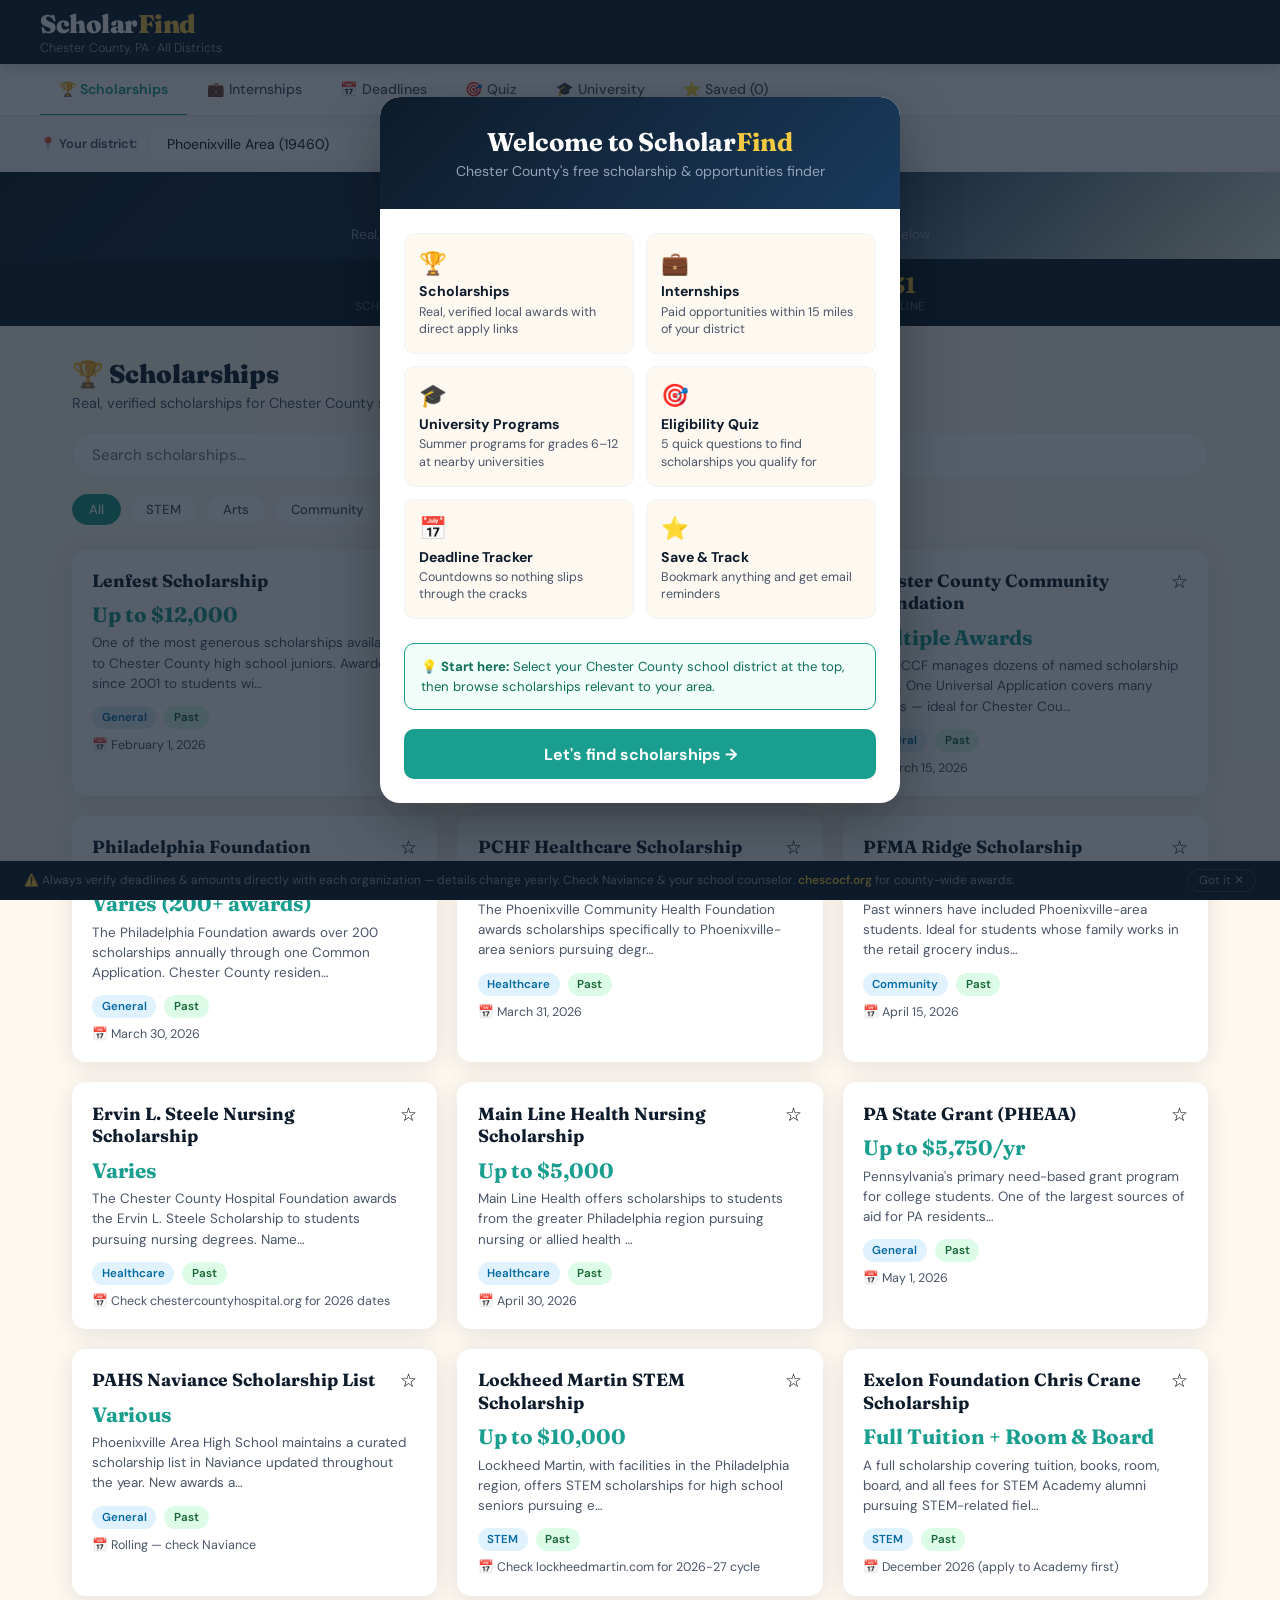
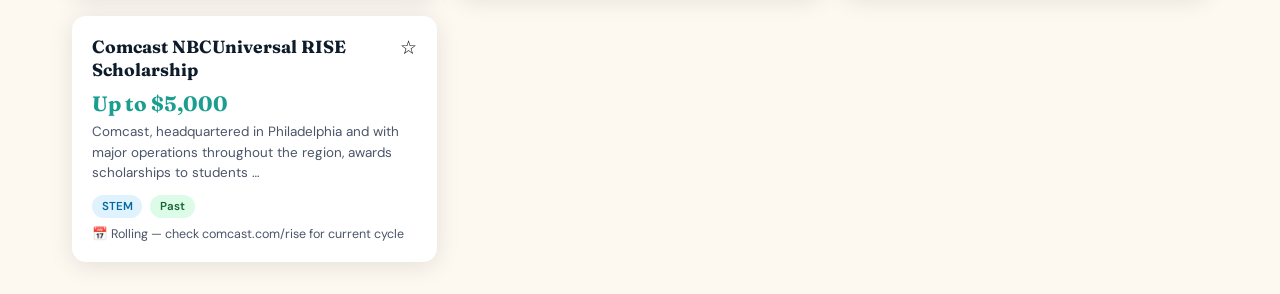
<file: index.html>
<!DOCTYPE html>
<html lang="en">
<head>
<meta charset="UTF-8"/>
<meta name="viewport" content="width=device-width, initial-scale=1.0"/>
<meta http-equiv="Cache-Control" content="no-cache, no-store, must-revalidate"/>
<meta http-equiv="Pragma" content="no-cache"/>
<meta http-equiv="Expires" content="0"/>
<!-- Google tag (gtag.js) -->
<script async src="https://www.googletagmanager.com/gtag/js?id=G-EJ4BZDPPJQ"></script>
<script>
  window.dataLayer = window.dataLayer || [];
  function gtag(){dataLayer.push(arguments);}
  gtag('js', new Date());
  gtag('config', 'G-EJ4BZDPPJQ');
</script>
<title>ScholarFind — Chester County PA</title>
<link href="https://fonts.googleapis.com/css2?family=Fraunces:wght@400;700;900&family=DM+Sans:wght@300;400;500;600&display=swap" rel="stylesheet"/>
<style>
:root {
  --navy: #0d1b2a;
  --teal: #1a9e8f;
  --gold: #f5c842;
  --coral: #f4603a;
  --cream: #fdf8f0;
  --slate: #4a5568;
  --light: #f0f4f8;
  --white: #ffffff;
  --success: #22c55e;
  --warn: #f59e0b;
  --danger: #ef4444;
  --card-shadow: 0 4px 24px rgba(13,27,42,0.10);
  --radius: 14px;
}
*{box-sizing:border-box;margin:0;padding:0}
body{font-family:'DM Sans',sans-serif;background:var(--cream);color:var(--navy);min-height:100vh}

/* HEADER */
header{background:var(--navy);padding:0 2rem;position:sticky;top:0;z-index:100;box-shadow:0 2px 16px rgba(0,0,0,0.2)}
.header-inner{max-width:1200px;margin:0 auto;display:flex;align-items:center;justify-content:space-between;height:64px}
.logo{font-family:'Fraunces',serif;font-size:1.6rem;font-weight:900;color:var(--white);letter-spacing:-0.5px}
.logo span{color:var(--gold)}
.tagline{font-size:0.78rem;color:#94a3b8;font-weight:300}

/* NAV TABS */
nav{background:var(--white);border-bottom:2px solid var(--light);position:sticky;top:64px;z-index:99}
.nav-inner{max-width:1200px;margin:0 auto;display:flex;gap:0;overflow-x:auto;scrollbar-width:none}
.nav-inner::-webkit-scrollbar{display:none}
.tab-btn{border:none;background:none;padding:1rem 1.2rem;font-family:'DM Sans',sans-serif;font-size:0.88rem;font-weight:500;color:var(--slate);cursor:pointer;border-bottom:3px solid transparent;margin-bottom:-2px;white-space:nowrap;transition:all 0.2s;flex-shrink:0}
.tab-btn:hover{color:var(--teal)}
.tab-btn.active{color:var(--teal);border-bottom-color:var(--teal);font-weight:600}

/* HAMBURGER */
.hamburger{display:none;background:none;border:none;cursor:pointer;padding:0.4rem;color:var(--white);flex-direction:column;gap:5px;justify-content:center;align-items:center}
.hamburger span{display:block;width:22px;height:2px;background:var(--white);border-radius:2px;transition:all 0.3s}
.hamburger.open span:nth-child(1){transform:translateY(7px) rotate(45deg)}
.hamburger.open span:nth-child(2){opacity:0}
.hamburger.open span:nth-child(3){transform:translateY(-7px) rotate(-45deg)}

/* MOBILE DRAWER */
.mobile-drawer{display:none;position:fixed;top:64px;left:0;right:0;background:var(--white);z-index:98;box-shadow:0 8px 24px rgba(13,27,42,0.15);border-top:2px solid var(--light)}
.mobile-drawer.open{display:block}
.mobile-drawer .tab-btn{display:flex;width:100%;padding:1rem 1.5rem;font-size:1rem;border-bottom:1px solid var(--light);border-left:3px solid transparent;text-align:left;gap:0.6rem;align-items:center}
.mobile-drawer .tab-btn.active{border-left-color:var(--teal);border-bottom-color:var(--light);color:var(--teal);background:#f0fdf9}
.mobile-drawer .tab-btn:last-child{border-bottom:none}
.drawer-overlay{display:none;position:fixed;inset:0;top:64px;background:rgba(13,27,42,0.3);z-index:97}
.drawer-overlay.open{display:block}

@media(max-width:768px){
  .hamburger{display:flex}
  .nav-desktop{display:none}
}
@media(min-width:769px){
  .mobile-drawer{display:none!important}
  .drawer-overlay{display:none!important}
}

/* HERO */
.hero{background:linear-gradient(135deg,var(--navy) 0%,#1a3a5c 60%,#1a9e8f22 100%);padding:1.2rem 2rem 1rem;text-align:center;position:relative;overflow:hidden}
.hero::before{content:'';position:absolute;top:-60px;right:-60px;width:300px;height:300px;border-radius:50%;background:radial-gradient(circle,rgba(245,200,66,0.12),transparent 70%)}
.hero h1{font-family:'Fraunces',serif;font-size:1.6rem;font-weight:900;color:var(--white);margin-bottom:0.2rem}
.hero h1 span{color:var(--gold)}
.hero p{color:#94a3b8;margin-bottom:0;font-size:0.85rem}
.search-bar{display:flex;max-width:560px;margin:0 auto;background:var(--white);border-radius:50px;overflow:hidden;box-shadow:0 4px 20px rgba(0,0,0,0.15)}
.search-bar input{flex:1;border:none;padding:0.85rem 1.4rem;font-size:1rem;font-family:'DM Sans',sans-serif;outline:none;background:transparent}
.search-bar button{background:var(--teal);color:white;border:none;padding:0.85rem 1.6rem;font-weight:600;cursor:pointer;font-size:0.95rem;font-family:'DM Sans',sans-serif}

/* STATS */
.stats-bar{background:var(--navy);padding:0.75rem 2rem}
.stats-inner{max-width:1200px;margin:0 auto;display:flex;gap:2rem;justify-content:center;flex-wrap:wrap}
.stat{text-align:center}
.stat-val{font-family:'Fraunces',serif;font-size:1.4rem;font-weight:700;color:var(--gold)}
.stat-lbl{font-size:0.72rem;color:#64748b;text-transform:uppercase;letter-spacing:0.5px}

/* MAIN */
main{max-width:1200px;margin:0 auto;padding:2rem}

/* SECTION */
.section{display:none}
.section.active{display:block}

/* TAB HEADER */
.tab-header{margin-bottom:1.2rem}
.tab-header h2{font-family:'Fraunces',serif;font-size:1.6rem;font-weight:900}
.tab-header p{color:var(--slate);margin-top:0.25rem;font-size:0.9rem}

/* DISTRICT PICKER */
.district-bar{background:#f8fafc;border-bottom:1.5px solid var(--light);padding:0.6rem 2rem}
.district-inner{max-width:1200px;margin:0 auto;display:flex;align-items:center;gap:0.75rem;flex-wrap:wrap}
.district-label{font-size:0.8rem;font-weight:600;color:var(--slate);white-space:nowrap}
.district-select{border:1.5px solid var(--light);background:var(--white);padding:0.4rem 0.8rem;border-radius:8px;font-size:0.88rem;font-family:'DM Sans',sans-serif;color:var(--navy);cursor:pointer;outline:none;transition:border-color 0.2s;max-width:260px}
.district-select:focus{border-color:var(--teal)}
.district-tag{font-size:0.75rem;background:#e0f2fe;color:#0369a1;padding:0.25rem 0.7rem;border-radius:50px;font-weight:600}
.ai-search-wrap{background:var(--white);border:1.5px solid var(--light);border-radius:var(--radius);padding:1.5rem;margin-bottom:1.5rem;display:none}
.ai-search-wrap.visible{display:block}
.ai-search-wrap h3{font-family:'Fraunces',serif;font-size:1.1rem;margin-bottom:0.5rem}
.ai-search-wrap p{font-size:0.85rem;color:var(--slate);margin-bottom:1rem}
.ai-input-row{display:flex;gap:0.5rem}
.ai-input-row input{flex:1;border:1.5px solid var(--light);border-radius:8px;padding:0.6rem 1rem;font-size:0.9rem;font-family:'DM Sans',sans-serif;outline:none}
.ai-input-row input:focus{border-color:var(--teal)}
.ai-search-btn{background:var(--teal);color:white;border:none;padding:0.6rem 1.2rem;border-radius:8px;font-weight:600;cursor:pointer;font-family:'DM Sans',sans-serif;white-space:nowrap}
.ai-results{margin-top:1rem;font-size:0.88rem;color:var(--slate);line-height:1.6}
.ai-results.loading{color:var(--teal)}
.result-badge{display:inline-block;background:var(--teal);color:white;font-size:0.75rem;font-weight:700;padding:0.25rem 0.7rem;border-radius:50px;font-family:'DM Sans',sans-serif}
.result-badge-empty{background:var(--slate)}
@keyframes spin{from{transform:rotate(0deg)}to{transform:rotate(360deg)}}
.ai-result-card{background:var(--cream);border-radius:10px;padding:1rem;margin-bottom:0.75rem;border:1.5px solid var(--light)}
.ai-result-card h4{font-size:0.95rem;font-weight:600;margin-bottom:0.3rem}
.ai-result-card p{font-size:0.82rem;color:var(--slate);margin:0}
.ai-result-card a{font-size:0.82rem;color:var(--teal);font-weight:600}

/* TAB SEARCH */
.tab-search{margin-bottom:1rem}
.tab-search input{width:100%;padding:0.75rem 1.2rem;border:1.5px solid var(--light);border-radius:50px;font-size:0.95rem;font-family:'DM Sans',sans-serif;outline:none;background:var(--white);color:var(--navy);transition:border-color 0.2s}
.tab-search input:focus{border-color:var(--teal)}

/* DISCLAIMER FOOTER */
.disclaimer-bar{position:fixed;bottom:0;left:0;right:0;background:var(--navy);color:#94a3b8;font-size:0.75rem;padding:0.5rem 1.5rem;display:flex;align-items:center;justify-content:space-between;gap:1rem;z-index:200;transition:transform 0.3s}
.disclaimer-bar.hidden{transform:translateY(100%)}
.disclaimer-bar a{color:var(--gold);text-decoration:none;font-weight:600}
.disclaimer-dismiss{background:none;border:1px solid #334155;color:#94a3b8;padding:0.2rem 0.7rem;border-radius:50px;font-size:0.72rem;cursor:pointer;font-family:'DM Sans',sans-serif;white-space:nowrap;flex-shrink:0}
.disclaimer-dismiss:hover{background:#1e293b}

/* EMAIL SIGNUP */
.email-signup-card{background:linear-gradient(135deg,var(--navy) 0%,#1a3a5c 100%);border-radius:var(--radius);padding:1.5rem;margin-bottom:1.5rem;color:white}
.email-signup-card h3{font-family:'Fraunces',serif;font-size:1.2rem;color:var(--gold);margin-bottom:0.3rem}
.email-signup-card p{font-size:0.84rem;color:#94a3b8;margin-bottom:1rem;line-height:1.5}
.email-prefs{display:flex;flex-wrap:wrap;gap:0.5rem;margin-bottom:1rem}
.email-pref{display:flex;align-items:center;gap:0.4rem;font-size:0.8rem;color:#cbd5e1;cursor:pointer}
.email-pref input{accent-color:var(--gold);width:15px;height:15px}
.email-input-row{display:flex;gap:0.5rem;flex-wrap:wrap}
.email-input-row input{flex:1;min-width:200px;border:1.5px solid #334155;background:#1e293b;color:white;padding:0.65rem 1rem;border-radius:8px;font-size:0.9rem;font-family:'DM Sans',sans-serif;outline:none;transition:border-color 0.2s}
.email-input-row input:focus{border-color:var(--gold)}
.email-input-row input::placeholder{color:#64748b}
.email-sub-btn{background:var(--gold);color:var(--navy);border:none;padding:0.65rem 1.4rem;border-radius:8px;font-weight:700;cursor:pointer;font-family:'DM Sans',sans-serif;font-size:0.9rem;white-space:nowrap;transition:background 0.2s}
.email-sub-btn:hover{background:#e6b800}
.email-sub-btn:disabled{background:#475569;color:#94a3b8;cursor:not-allowed}
.email-success{background:#065f46;border-radius:8px;padding:0.75rem 1rem;font-size:0.85rem;color:#6ee7b7;margin-top:0.75rem;display:none}
.email-error{background:#7f1d1d;border-radius:8px;padding:0.75rem 1rem;font-size:0.85rem;color:#fca5a5;margin-top:0.75rem;display:none}

/* FILTER BAR */
.filter-bar{display:flex;gap:0.5rem;flex-wrap:wrap;margin-bottom:1.5rem}
.filter-btn{border:1.5px solid var(--light);background:var(--white);padding:0.4rem 1rem;border-radius:50px;font-size:0.82rem;font-family:'DM Sans',sans-serif;cursor:pointer;font-weight:500;color:var(--slate);transition:all 0.2s}
.filter-btn:hover,.filter-btn.active{background:var(--teal);color:white;border-color:var(--teal)}

/* CARDS GRID */
.cards-grid{display:grid;grid-template-columns:repeat(auto-fill,minmax(320px,1fr));gap:1.25rem}

/* CARD */
.card{background:var(--white);border-radius:var(--radius);box-shadow:var(--card-shadow);overflow:hidden;cursor:pointer;transition:transform 0.2s,box-shadow 0.2s;border:1.5px solid transparent}
.card:hover{transform:translateY(-3px);box-shadow:0 8px 32px rgba(13,27,42,0.15);border-color:var(--teal)}
.card-header{padding:1.2rem 1.2rem 0.6rem;display:flex;justify-content:space-between;align-items:flex-start;gap:0.5rem}
.card-title{font-family:'Fraunces',serif;font-size:1.1rem;font-weight:700;line-height:1.3}
.save-btn{background:none;border:none;cursor:pointer;font-size:1.2rem;flex-shrink:0;transition:transform 0.2s}
.save-btn:hover{transform:scale(1.3)}
.card-body{padding:0 1.2rem 1.2rem}
.card-amount{font-size:1.3rem;font-weight:700;color:var(--teal);font-family:'Fraunces',serif}
.card-desc{font-size:0.84rem;color:var(--slate);margin:0.4rem 0 0.75rem;line-height:1.5}
.card-meta{display:flex;gap:0.5rem;flex-wrap:wrap}
.badge{font-size:0.72rem;padding:0.25rem 0.6rem;border-radius:50px;font-weight:600}
.badge-cat{background:#e0f2fe;color:#0369a1}
.badge-urgent{background:#fee2e2;color:var(--danger)}
.badge-soon{background:#fef9c3;color:#92400e}
.badge-ok{background:#dcfce7;color:#166534}
.badge-type{background:#f3e8ff;color:#7c3aed}
.badge-source{background:#f0fdf4;color:#166534;font-size:0.68rem}
.card-deadline{font-size:0.78rem;color:var(--slate);margin-top:0.5rem}

/* MODAL */
.modal-overlay{display:none;position:fixed;inset:0;background:rgba(13,27,42,0.6);z-index:1000;align-items:center;justify-content:center;padding:1rem}
.modal-overlay.open{display:flex}
.modal{background:var(--white);border-radius:20px;max-width:580px;width:100%;max-height:88vh;overflow-y:auto;box-shadow:0 20px 60px rgba(0,0,0,0.3)}
.modal-header{background:var(--navy);padding:1.8rem;border-radius:20px 20px 0 0;position:relative}
.modal-header h2{font-family:'Fraunces',serif;font-size:1.5rem;color:var(--white);margin-bottom:0.3rem}
.modal-close{position:absolute;top:1rem;right:1rem;background:rgba(255,255,255,0.15);border:none;color:white;width:32px;height:32px;border-radius:50%;cursor:pointer;font-size:1.1rem;display:flex;align-items:center;justify-content:center}
.modal-amount{font-family:'Fraunces',serif;font-size:2rem;font-weight:900;color:var(--gold)}
.modal-body{padding:1.8rem}
.modal-section{margin-bottom:1.2rem}
.modal-section h3{font-size:0.8rem;text-transform:uppercase;letter-spacing:0.5px;color:var(--slate);margin-bottom:0.4rem}
.modal-section p{font-size:0.92rem;line-height:1.6;color:var(--navy)}
.apply-btn{display:block;background:var(--teal);color:white;text-decoration:none;text-align:center;padding:0.9rem;border-radius:10px;font-weight:600;font-size:1rem;margin-top:1rem;transition:background 0.2s}
.apply-btn:hover{background:#158a7c}

/* DEADLINE TRACKER */
.deadline-header{margin-bottom:1.5rem}
.deadline-header h2{font-family:'Fraunces',serif;font-size:1.8rem;font-weight:900}
.deadline-header p{color:var(--slate);margin-top:0.3rem}
.deadline-grid{display:grid;grid-template-columns:repeat(auto-fill,minmax(280px,1fr));gap:1rem}
.deadline-card{background:var(--white);border-radius:var(--radius);padding:1.2rem;box-shadow:var(--card-shadow);border-left:4px solid var(--teal);transition:transform 0.2s,box-shadow 0.2s}
.deadline-card:hover{transform:translateY(-2px);box-shadow:0 8px 24px rgba(13,27,42,0.15)}
.deadline-card.urgent{border-left-color:var(--danger)}
.deadline-card.soon{border-left-color:var(--warn)}
.deadline-name{font-weight:600;font-size:0.95rem;margin-bottom:0.3rem}
.deadline-date{font-size:0.82rem;color:var(--slate)}
.countdown{font-family:'Fraunces',serif;font-size:1.6rem;font-weight:700;margin:0.5rem 0}
.countdown.urgent{color:var(--danger)}
.countdown.soon{color:var(--warn)}
.countdown.ok{color:var(--success)}

/* QUIZ */
.quiz-wrap{max-width:680px;margin:0 auto}
.quiz-wrap h2{font-family:'Fraunces',serif;font-size:1.8rem;font-weight:900;margin-bottom:0.4rem}
.quiz-wrap>p{color:var(--slate);margin-bottom:1.5rem}
.quiz-progress{display:flex;gap:6px;margin-bottom:1.5rem}
.quiz-pip{height:5px;flex:1;border-radius:99px;background:var(--light);transition:background 0.3s}
.quiz-pip.done{background:var(--teal)}
.quiz-pip.active{background:var(--gold)}
.quiz-card{background:var(--white);border-radius:var(--radius);padding:2rem;box-shadow:var(--card-shadow);min-height:220px}
.quiz-step{display:none}
.quiz-step.active{display:block;animation:fadeIn 0.25s ease}
@keyframes fadeIn{from{opacity:0;transform:translateY(6px)}to{opacity:1;transform:translateY(0)}}
.quiz-step-label{font-size:0.72rem;text-transform:uppercase;letter-spacing:0.5px;color:var(--slate);font-weight:600;margin-bottom:0.4rem}
.quiz-q{font-family:'Fraunces',serif;font-weight:700;font-size:1.2rem;margin-bottom:1.2rem;color:var(--navy);line-height:1.3}
.quiz-options{display:flex;flex-wrap:wrap;gap:0.6rem;margin-bottom:1.4rem}
.quiz-opt{border:1.5px solid var(--light);background:var(--cream);padding:0.55rem 1.1rem;border-radius:50px;cursor:pointer;font-size:0.88rem;font-family:'DM Sans',sans-serif;font-weight:500;transition:all 0.2s;color:var(--navy)}
.quiz-opt:hover{border-color:var(--teal);background:#e0f2ef}
.quiz-opt.selected{background:var(--teal);color:white;border-color:var(--teal)}
.quiz-nav{display:flex;gap:0.75rem;align-items:center;margin-top:0.5rem}
.quiz-btn{background:var(--teal);color:white;border:none;padding:0.75rem 1.8rem;border-radius:50px;font-weight:600;font-size:0.95rem;cursor:pointer;font-family:'DM Sans',sans-serif;transition:background 0.2s}
.quiz-btn:hover{background:#158a7c}
.quiz-btn.gold{background:var(--gold);color:var(--navy)}
.quiz-btn.gold:hover{background:#e6b800}
.quiz-btn-back{background:none;border:1.5px solid var(--light);color:var(--slate);padding:0.7rem 1.4rem;border-radius:50px;font-weight:500;font-size:0.88rem;cursor:pointer;font-family:'DM Sans',sans-serif;transition:all 0.2s}
.quiz-btn-back:hover{border-color:var(--slate)}
.quiz-results-wrap{margin-top:1.5rem}
.quiz-results-header{display:flex;align-items:center;justify-content:space-between;margin-bottom:1rem;flex-wrap:wrap;gap:0.5rem}
.quiz-results-header h3{font-family:'Fraunces',serif;font-size:1.3rem;color:var(--teal)}
.quiz-reset-btn{background:none;border:1.5px solid var(--teal);color:var(--teal);padding:0.4rem 1rem;border-radius:50px;font-size:0.82rem;font-weight:600;cursor:pointer;font-family:'DM Sans',sans-serif;transition:all 0.2s}
.quiz-reset-btn:hover{background:var(--teal);color:white}
.quiz-match-card{background:var(--cream);border-radius:10px;padding:1rem 1.2rem;margin-bottom:0.75rem;cursor:pointer;border:1.5px solid transparent;transition:all 0.2s;display:flex;justify-content:space-between;align-items:center;gap:1rem}
.quiz-match-card:hover{border-color:var(--teal);background:var(--white)}
.quiz-match-title{font-weight:600;font-size:0.95rem;margin-bottom:0.2rem}
.quiz-match-amount{font-family:'Fraunces',serif;font-size:1.1rem;color:var(--teal);font-weight:700}
.quiz-match-deadline{font-size:0.78rem;color:var(--slate);margin-top:0.2rem}
.quiz-match-arrow{color:var(--teal);font-size:1.2rem;flex-shrink:0}
.quiz-no-match{text-align:center;padding:2rem;color:var(--slate)}
.quiz-no-match span{font-size:2.5rem;display:block;margin-bottom:0.75rem}


/* SAVED */
.saved-empty{text-align:center;padding:4rem 2rem;color:var(--slate)}
.saved-empty span{font-size:3rem;display:block;margin-bottom:1rem}
.saved-empty h3{font-family:'Fraunces',serif;font-size:1.4rem;margin-bottom:0.5rem}

/* WARNING BANNER */
.warn-banner{font-size:0.78rem;color:#92400e;margin-bottom:1rem;padding:0.4rem 0.8rem;background:#fef9c3;border-radius:6px;border-left:3px solid #f59e0b;line-height:1.5}

/* WELCOME MODAL */
.welcome-overlay{display:none;position:fixed;inset:0;background:rgba(13,27,42,0.7);z-index:2000;align-items:center;justify-content:center;padding:1rem}
.welcome-overlay.open{display:flex}
.welcome-modal{background:var(--white);border-radius:20px;max-width:520px;width:100%;box-shadow:0 20px 60px rgba(0,0,0,0.3);overflow:hidden}
.welcome-header{background:linear-gradient(135deg,var(--navy) 0%,#1a3a5c 100%);padding:1.8rem;text-align:center}
.welcome-header h2{font-family:'Fraunces',serif;font-size:1.6rem;color:var(--white);margin-bottom:0.3rem}
.welcome-header p{color:#94a3b8;font-size:0.88rem}
.welcome-body{padding:1.5rem}
.welcome-features{display:grid;grid-template-columns:1fr 1fr;gap:0.75rem;margin-bottom:1.5rem}
.welcome-feature{background:var(--cream);border-radius:10px;padding:0.9rem;border:1.5px solid var(--light)}
.welcome-feature-icon{font-size:1.4rem;margin-bottom:0.3rem}
.welcome-feature-title{font-weight:700;font-size:0.88rem;margin-bottom:0.2rem}
.welcome-feature-desc{font-size:0.78rem;color:var(--slate);line-height:1.4}
.welcome-tip{background:#f0fdf9;border:1.5px solid var(--teal);border-radius:10px;padding:0.8rem 1rem;font-size:0.82rem;color:#0f6e56;margin-bottom:1.2rem;line-height:1.5}
.welcome-btn{width:100%;background:var(--teal);color:white;border:none;padding:0.9rem;border-radius:10px;font-weight:700;font-size:1rem;cursor:pointer;font-family:'DM Sans',sans-serif;transition:background 0.2s}
.welcome-btn:hover{background:#158a7c}
@media(max-width:500px){.welcome-features{grid-template-columns:1fr}}

/* HIDDEN */
.hidden{display:none!important}

/* RESPONSIVE */
@media(max-width:768px){
  .hero h1{font-size:1.2rem}
  .hero{padding:0.8rem 1.2rem 0.6rem}
  .cards-grid{grid-template-columns:1fr}
  .header-inner{gap:0.5rem}
  .tagline{display:none}
  main{padding:1.2rem}
  .stats-inner{gap:1rem}
}
</style>
</head>
<body>

<header>
  <div class="header-inner">
    <div>
      <div class="logo">Scholar<span>Find</span></div>
      <div class="tagline">Chester County, PA · All Districts</div>
    </div>
    <button class="hamburger" id="hamburger" onclick="toggleDrawer()" aria-label="Menu">
      <span></span><span></span><span></span>
    </button>
  </div>
</header>

<nav>
  <div class="nav-inner nav-desktop">
    <button class="tab-btn active" onclick="switchTab('scholarships',this)">🏆 Scholarships</button>
    <button class="tab-btn" onclick="switchTab('internships',this)">💼 Internships</button>
    <button class="tab-btn" onclick="switchTab('deadlines',this)">📅 Deadlines</button>
    <button class="tab-btn" onclick="switchTab('quiz',this)">🎯 Quiz</button>
    <button class="tab-btn" onclick="switchTab('university',this)">🎓 University</button>
    <button class="tab-btn" onclick="switchTab('saved',this)">⭐ Saved (<span id="saved-count">0</span>)</button>
  </div>
</nav>


<!-- DISTRICT PICKER -->
<div class="district-bar">
  <div class="district-inner">
    <span class="district-label">📍 Your district:</span>
    <select class="district-select" id="district-select" onchange="switchDistrict(this.value)">
      <option value="phoenixville">Phoenixville Area (19460)</option>
      <option value="westchester">West Chester Area (19380, 19382)</option>
      <option value="downingtown">Downingtown Area (19335, 19341)</option>
      <option value="coatesville">Coatesville Area (19320)</option>
      <option value="greatvalley">Great Valley (19355, 19301)</option>
      <option value="kennett">Kennett Consolidated (19348)</option>
      <option value="owenjroberts">Owen J. Roberts (19465, 19475)</option>
      <option value="oxford">Oxford Area (19363)</option>
      <option value="tredyffrin">Tredyffrin-Easttown (19301, 19312)</option>
      <option value="unionville">Unionville-Chadds Ford (19317, 19373)</option>
      <option value="octorara">Octorara Area (19310)</option>
      <option value="other">Other Chester County zip →</option>
    </select>
    <span class="district-tag" id="district-tag">Phoenixville · 19460</span>
  </div>
</div>

<!-- MOBILE DRAWER -->
<div class="drawer-overlay" id="drawer-overlay" onclick="closeDrawer()"></div>
<div class="mobile-drawer" id="mobile-drawer">
  <button class="tab-btn active" onclick="switchTab('scholarships',this);closeDrawer()">🏆 Scholarships</button>
  <button class="tab-btn" onclick="switchTab('internships',this);closeDrawer()">💼 Internships & Programs</button>
  <button class="tab-btn" onclick="switchTab('deadlines',this);closeDrawer()">📅 Deadline Tracker</button>
  <button class="tab-btn" onclick="switchTab('quiz',this);closeDrawer()">🎯 Eligibility Quiz</button>
  <button class="tab-btn" onclick="switchTab('university',this);closeDrawer()">🎓 University Programs</button>
  <button class="tab-btn" onclick="switchTab('saved',this);closeDrawer()">⭐ Saved (<span id="saved-count-mobile">0</span>)</button>
</div>

<!-- WELCOME MODAL -->
<div class="welcome-overlay" id="welcome-overlay">
  <div class="welcome-modal">
    <div class="welcome-header">
      <h2>Welcome to Scholar<span style="color:var(--gold)">Find</span></h2>
      <p>Chester County's free scholarship & opportunities finder</p>
    </div>
    <div class="welcome-body">
      <div class="welcome-features">
        <div class="welcome-feature">
          <div class="welcome-feature-icon">🏆</div>
          <div class="welcome-feature-title">Scholarships</div>
          <div class="welcome-feature-desc">Real, verified local awards with direct apply links</div>
        </div>
        <div class="welcome-feature">
          <div class="welcome-feature-icon">💼</div>
          <div class="welcome-feature-title">Internships</div>
          <div class="welcome-feature-desc">Paid opportunities within 15 miles of your district</div>
        </div>
        <div class="welcome-feature">
          <div class="welcome-feature-icon">🎓</div>
          <div class="welcome-feature-title">University Programs</div>
          <div class="welcome-feature-desc">Summer programs for grades 6–12 at nearby universities</div>
        </div>
        <div class="welcome-feature">
          <div class="welcome-feature-icon">🎯</div>
          <div class="welcome-feature-title">Eligibility Quiz</div>
          <div class="welcome-feature-desc">5 quick questions to find scholarships you qualify for</div>
        </div>
        <div class="welcome-feature">
          <div class="welcome-feature-icon">📅</div>
          <div class="welcome-feature-title">Deadline Tracker</div>
          <div class="welcome-feature-desc">Countdowns so nothing slips through the cracks</div>
        </div>
        <div class="welcome-feature">
          <div class="welcome-feature-icon">⭐</div>
          <div class="welcome-feature-title">Save & Track</div>
          <div class="welcome-feature-desc">Bookmark anything and get email reminders</div>
        </div>
      </div>
      <div class="welcome-tip">💡 <strong>Start here:</strong> Select your Chester County school district at the top, then browse scholarships relevant to your area.</div>
      <button class="welcome-btn" onclick="closeWelcome()">Let's find scholarships →</button>
    </div>
  </div>
</div>

<div class="hero">
  <h1>Find <span>Scholarships</span> &amp; Opportunities</h1>
  <p>Real, verified opportunities for Chester County students · Select your school district below</p>
</div>

<div class="stats-bar">
  <div class="stats-inner">
    <div class="stat"><div class="stat-val" id="stat-scholarships">13</div><div class="stat-lbl">Scholarships</div></div>
    <div class="stat"><div class="stat-val" id="stat-money">$600K+</div><div class="stat-lbl">Available</div></div>
    <div class="stat"><div class="stat-val" id="stat-internships">15</div><div class="stat-lbl">Internships</div></div>
    <div class="stat"><div class="stat-val">23</div><div class="stat-lbl">Uni Programs</div></div>
    <div class="stat"><div class="stat-val" id="stat-deadline">Mar 31</div><div class="stat-lbl">Next Deadline</div></div>
  </div>
</div>

<main>

<!-- SCHOLARSHIPS TAB -->
<div class="section active" id="tab-scholarships">
  <div class="tab-header"><h2>🏆 Scholarships</h2><p id="schol-subtitle">Real, verified scholarships for Chester County students</p></div>
  <div class="ai-search-wrap" id="ai-search-wrap">
    <h3>🤖 AI Scholarship Search for Your Area</h3>
    <p>We don't have static data for your district yet — but our AI can search the web for scholarships specific to your zip code right now.</p>
    <div class="ai-input-row">
      <input type="text" id="ai-zip-input" placeholder="Enter your ZIP code (e.g. 19380)" maxlength="5"/>
      <button class="ai-search-btn" onclick="runAISearch()">Search →</button>
    </div>
    <div class="ai-results hidden" id="ai-results"></div>
  </div>
  <div class="tab-search">
    <input type="text" id="search-schol" placeholder="Search scholarships…" oninput="renderScholarships()" />
  </div>
  <div class="filter-bar" id="schol-filters">
    <button class="filter-btn active" onclick="setFilter('schol','All',this)">All</button>
    <button class="filter-btn" onclick="setFilter('schol','STEM',this)">STEM</button>
    <button class="filter-btn" onclick="setFilter('schol','Arts',this)">Arts</button>
    <button class="filter-btn" onclick="setFilter('schol','Community',this)">Community</button>
    <button class="filter-btn" onclick="setFilter('schol','Healthcare',this)">Healthcare</button>
    <button class="filter-btn" onclick="setFilter('schol','General',this)">General</button>
  </div>
  <div class="cards-grid" id="schol-grid"></div>
</div>

<!-- INTERNSHIPS TAB -->
<div class="section" id="tab-internships">
  <div class="tab-header"><h2>💼 Internships &amp; Programs</h2><p>Local opportunities within 15 miles of Phoenixville 19460</p></div>
  <div class="tab-search">
    <input type="text" id="search-intern" placeholder="Search internships…" oninput="renderInternships()" />
  </div>
  <div class="filter-bar" id="intern-filters">
    <button class="filter-btn active" onclick="setFilter('intern','All',this)">All</button>
    <button class="filter-btn" onclick="setFilter('intern','Finance',this)">Finance</button>
    <button class="filter-btn" onclick="setFilter('intern','Healthcare',this)">Healthcare</button>
    <button class="filter-btn" onclick="setFilter('intern','Tech',this)">Tech</button>
    <button class="filter-btn" onclick="setFilter('intern','Retail',this)">Retail</button>
    <button class="filter-btn" onclick="setFilter('intern','STEM Programs',this)">🏫 STEM Programs</button>
  </div>
  <div class="cards-grid" id="intern-grid"></div>
</div>

<!-- DEADLINES TAB -->
<div class="section" id="tab-deadlines">
  <div class="deadline-header">
    <h2>📅 Deadline Tracker</h2>
    <p>Countdowns for every scholarship and program — sorted by urgency</p>
  </div>
  <div class="deadline-grid" id="deadline-grid"></div>
</div>

<!-- QUIZ TAB -->
<div class="section" id="tab-quiz">
  <div class="quiz-wrap">
    <h2>🎯 Eligibility Quiz</h2>
    <p>Answer 5 quick questions to see which scholarships you actually qualify for.</p>
    <div class="quiz-progress">
      <div class="quiz-pip active" id="pip-0"></div>
      <div class="quiz-pip" id="pip-1"></div>
      <div class="quiz-pip" id="pip-2"></div>
      <div class="quiz-pip" id="pip-3"></div>
      <div class="quiz-pip" id="pip-4"></div>
    </div>
    <div class="quiz-card" id="quiz-card">
      <div class="quiz-step active" id="step-0">
        <div class="quiz-step-label">Question 1 of 5</div>
        <div class="quiz-q">What grade are you in?</div>
        <div class="quiz-options">
          <button class="quiz-opt" onclick="pickOpt(this,'grade','9th')">9th Grade</button>
          <button class="quiz-opt" onclick="pickOpt(this,'grade','10th')">10th Grade</button>
          <button class="quiz-opt" onclick="pickOpt(this,'grade','11th')">11th Grade</button>
          <button class="quiz-opt" onclick="pickOpt(this,'grade','12th')">12th Grade (Senior)</button>
        </div>
        <div class="quiz-nav"><button class="quiz-btn" onclick="quizNext(1)">Next →</button></div>
      </div>
      <div class="quiz-step" id="step-1">
        <div class="quiz-step-label">Question 2 of 5</div>
        <div class="quiz-q">What is your GPA range?</div>
        <div class="quiz-options">
          <button class="quiz-opt" onclick="pickOpt(this,'gpa','below3')">Below 3.0</button>
          <button class="quiz-opt" onclick="pickOpt(this,'gpa','3to35')">3.0 – 3.49</button>
          <button class="quiz-opt" onclick="pickOpt(this,'gpa','35plus')">3.5 or above</button>
        </div>
        <div class="quiz-nav">
          <button class="quiz-btn-back" onclick="quizBack(0)">← Back</button>
          <button class="quiz-btn" onclick="quizNext(2)">Next →</button>
        </div>
      </div>
      <div class="quiz-step" id="step-2">
        <div class="quiz-step-label">Question 3 of 5</div>
        <div class="quiz-q">What are your main interest areas?</div>
        <div class="quiz-options">
          <button class="quiz-opt" onclick="pickOpt(this,'interest','STEM')">STEM</button>
          <button class="quiz-opt" onclick="pickOpt(this,'interest','Healthcare')">Healthcare</button>
          <button class="quiz-opt" onclick="pickOpt(this,'interest','Arts')">Arts</button>
          <button class="quiz-opt" onclick="pickOpt(this,'interest','Community')">Community Service</button>
          <button class="quiz-opt" onclick="pickOpt(this,'interest','General')">General / Undecided</button>
        </div>
        <div class="quiz-nav">
          <button class="quiz-btn-back" onclick="quizBack(1)">← Back</button>
          <button class="quiz-btn" onclick="quizNext(3)">Next →</button>
        </div>
      </div>
      <div class="quiz-step" id="step-3">
        <div class="quiz-step-label">Question 4 of 5</div>
        <div class="quiz-q">Are you a first-generation college student?</div>
        <div class="quiz-options">
          <button class="quiz-opt" onclick="pickOpt(this,'firstgen','yes')">Yes</button>
          <button class="quiz-opt" onclick="pickOpt(this,'firstgen','no')">No</button>
          <button class="quiz-opt" onclick="pickOpt(this,'firstgen','unsure')">Not sure</button>
        </div>
        <div class="quiz-nav">
          <button class="quiz-btn-back" onclick="quizBack(2)">← Back</button>
          <button class="quiz-btn" onclick="quizNext(4)">Next →</button>
        </div>
      </div>
      <div class="quiz-step" id="step-4">
        <div class="quiz-step-label">Question 5 of 5</div>
        <div class="quiz-q">Does a family member work in retail or food industry (Wawa, Giant, etc.)?</div>
        <div class="quiz-options">
          <button class="quiz-opt" onclick="pickOpt(this,'family','yes')">Yes</button>
          <button class="quiz-opt" onclick="pickOpt(this,'family','no')">No</button>
        </div>
        <div class="quiz-nav">
          <button class="quiz-btn-back" onclick="quizBack(3)">← Back</button>
          <button class="quiz-btn gold" onclick="runQuiz()">Show My Matches →</button>
        </div>
      </div>
    </div>
    <div class="quiz-results-wrap hidden" id="quiz-results-wrap">
      <div class="quiz-results-header">
        <h3 id="quiz-results-title">Your matches</h3>
        <button class="quiz-reset-btn" onclick="resetQuiz()">↺ Start over</button>
      </div>
      <div id="quiz-results-list"></div>
    </div>
  </div>
</div>

<!-- UNIVERSITY PROGRAMS TAB -->
<div class="section" id="tab-university">
  <div class="tab-header"><h2>🎓 University Programs</h2><p>Summer programs, dual enrollment &amp; college prep for grades 6–12</p></div>
  <div class="tab-search">
    <input type="text" id="search-uni" placeholder="Search by university name or keyword…" oninput="renderUniversityPrograms()" />
  </div>
  <div class="filter-bar" id="uni-filters">
    <button class="filter-btn active" onclick="setFilter('uni','All',this)">All</button>
    <button class="filter-btn" onclick="setFilter('uni','Middle School',this)">Middle School</button>
    <button class="filter-btn" onclick="setFilter('uni','High School',this)">High School</button>
    <button class="filter-btn" onclick="setFilter('uni','STEM',this)">STEM</button>
    <button class="filter-btn" onclick="setFilter('uni','Arts',this)">Arts</button>
    <button class="filter-btn" onclick="setFilter('uni','College Credit',this)">College Credit</button>
    <button class="filter-btn" onclick="setFilter('uni','Free',this)">Free / Low Cost</button>
  </div>
  <div class="cards-grid" id="uni-grid"></div>
</div>



<!-- SAVED TAB -->
<div class="section" id="tab-saved">
  <div class="tab-header"><h2>⭐ Saved Items</h2><p>Scholarships and programs you've bookmarked · <span style="color:var(--warn)">⚠️ Stored on this device only</span></p></div>

  <!-- EMAIL SIGNUP -->
  <div class="email-signup-card" id="email-signup-card">
    <h3>📬 Get deadline reminders by email</h3>
    <p>We'll email you 7 days before saved scholarship deadlines, plus a monthly digest of new opportunities added to the site.</p>
    <div class="email-prefs">
      <label class="email-pref"><input type="checkbox" id="pref-deadlines" checked/> 7-day deadline reminders</label>
      <label class="email-pref"><input type="checkbox" id="pref-digest" checked/> Monthly new scholarships digest</label>
      <label class="email-pref"><input type="checkbox" id="pref-new" checked/> Alerts when new scholarships are added</label>
    </div>
    <div class="email-input-row">
      <input type="email" id="reminder-email" placeholder="your@email.com"/>
      <button class="email-sub-btn" id="email-sub-btn" onclick="subscribeEmail()">Notify me →</button>
    </div>
    <div class="email-success" id="email-success">✅ You're signed up! Watch your inbox for reminders.</div>
    <div class="email-error" id="email-error">Something went wrong — please try again or email us directly.</div>
  </div>

  <div id="saved-grid-wrap">
    <div class="cards-grid" id="saved-grid"></div>
    <div class="saved-empty hidden" id="saved-empty">
      <span>⭐</span>
      <h3>No saved items yet</h3>
      <p>Click the ☆ on any scholarship or internship to save it here.</p>
      <p style="margin-top:0.75rem;font-size:0.8rem;color:#94a3b8;">Saves are stored in your browser on this device only.<br>They will persist when you return — unless you clear your browser data.</p>
    </div>
  </div>
</div>

</main>

<!-- MODAL -->
<div class="modal-overlay" id="modal-overlay" onclick="closeModalOnOverlay(event)">
  <div class="modal" id="modal">
    <div class="modal-header">
      <button class="modal-close" onclick="closeModal()">✕</button>
      <h2 id="m-title">Title</h2>
      <div class="modal-amount" id="m-amount"></div>
    </div>
    <div class="modal-body">
      <div class="modal-section"><h3>About</h3><p id="m-desc"></p></div>
      <div class="modal-section"><h3>Who Can Apply</h3><p id="m-eligibility"></p></div>
      <div class="modal-section"><h3>Deadline</h3><p id="m-deadline"></p></div>
      <div class="modal-section"><h3>How to Apply</h3><p id="m-how"></p></div>
      <div class="modal-section" id="m-source-wrap"><h3>✅ Verified Source</h3><p id="m-source"></p></div>
      <a id="m-apply" href="#" target="_blank" class="apply-btn">Apply / Learn More →</a>
    </div>
  </div>
</div>

<script>
// ============================================================
// DATA
// ============================================================
const scholarships = [
  {
    id:'s1', type:'scholarship',
    title:'Lenfest Scholarship',
    amount:'Up to $12,000',
    amountNum:12000,
    category:'General',
    desc:'One of the most generous scholarships available to Chester County high school juniors. Awarded since 2001 to students with financial need and strong character.',
    eligibility:'Chester County PA high school juniors with demonstrated financial need. Must attend an accredited 4-year institution.',
    deadline:'February 1, 2026',
    deadlineDate: new Date('2026-02-01'),
    how:'Apply online at lenfestscholars.org. Requires transcripts, two recommendations, and a personal statement.',
    source:'lenfestscholars.org — verified program since 2001',
    url:'https://www.lenfestscholars.org/applynow',
    grades:['11th'],
    gpaMin:'3to35',
    interests:['General','Community']
  },
  {
    id:'s2', type:'scholarship',
    title:'PCHF Healthcare Scholarship',
    amount:'Varies',
    amountNum:3000,
    category:'Healthcare',
    desc:'The Phoenixville Community Health Foundation awards scholarships specifically to Phoenixville-area seniors pursuing degrees in healthcare or human services.',
    eligibility:'Phoenixville-area high school seniors planning to study healthcare, nursing, social work, or human services at an accredited institution.',
    deadline:'March 31, 2026',
    deadlineDate: new Date('2026-03-31'),
    how:'Apply through PCHF directly. Visit pchf.org for the current application. Letters of recommendation and an essay required.',
    source:'pchf.org — Phoenixville Community Health Foundation',
    url:'https://pchf.net/scholarships/',
    grades:['12th'],
    gpaMin:'3to35',
    interests:['Healthcare','Community']
  },
  {
    id:'s3', type:'scholarship',
    title:'Chester County Community Foundation',
    amount:'Multiple Awards',
    amountNum:5000,
    category:'General',
    desc:'The CCCF manages dozens of named scholarship funds. One Universal Application covers many awards — ideal for Chester County students who want to maximize their chances.',
    eligibility:'Chester County residents attending or planning to attend a post-secondary institution. Various funds have different criteria.',
    deadline:'March 15, 2026',
    deadlineDate: new Date('2026-03-15'),
    how:'Submit the Universal Scholarship Application at chescocf.org. One form = many scholarships.',
    source:'chescocf.org — Chester County Community Foundation',
    url:'https://www.chescocf.org/grants-scholarships/scholarships/',
    grades:['11th','12th'],
    gpaMin:'3to35',
    interests:['General','Arts','STEM','Community']
  },
  {
    id:'s4', type:'scholarship',
    title:'Philadelphia Foundation Scholarship',
    amount:'Varies (200+ awards)',
    amountNum:4000,
    category:'General',
    desc:'The Philadelphia Foundation awards over 200 scholarships annually through one Common Application. Chester County residents are explicitly eligible.',
    eligibility:'Students from Philadelphia and surrounding counties including Chester County. Various academic and need-based criteria apply.',
    deadline:'March 30, 2026',
    deadlineDate: new Date('2026-03-30'),
    how:'Apply via the Common Scholarship Application at philafound.org. One application covers 200+ scholarships.',
    source:'philafound.org — Philadelphia Foundation',
    url:'https://www.philafound.org/scholarships/',
    grades:['11th','12th'],
    gpaMin:'3to35',
    interests:['General','STEM','Arts','Community','Healthcare']
  },
  {
    id:'s5', type:'scholarship',
    title:'PAHS Naviance Scholarship List',
    amount:'Various',
    amountNum:2000,
    category:'General',
    desc:'Phoenixville Area High School maintains a curated scholarship list in Naviance updated throughout the year. New awards are added regularly — check it often.',
    eligibility:'Current PAHS students. Requirements vary by individual scholarship.',
    deadline:'Rolling — check Naviance',
    deadlineDate: new Date('2026-06-01'),
    how:'Log in to Naviance through your PAHS student account. Visit your school counselor for access help.',
    source:'Phoenixville Area High School Guidance Office',
    url:'https://www.pasd.com/domain/147',
    grades:['9th','10th','11th','12th'],
    gpaMin:'below3',
    interests:['General','STEM','Arts','Healthcare','Community']
  },
  {
    id:'s6', type:'scholarship',
    title:'PFMA Ridge Scholarship',
    amount:'$2,500',
    amountNum:2500,
    category:'Community',
    desc:'Past winners have included Phoenixville-area students. Ideal for students whose family works in the retail grocery industry (Giant, Wawa, etc.).',
    eligibility:'Students with a family connection to the retail food/grocery industry. Must demonstrate community involvement.',
    deadline:'April 15, 2026',
    deadlineDate: new Date('2026-04-15'),
    how:'Apply at pfma.org. Include family employment verification and a personal essay.',
    source:'pfma.org — Pennsylvania Food Merchants Association',
    url:'https://www.pfma.org/scholarship',
    grades:['11th','12th'],
    gpaMin:'3to35',
    interests:['Community','General'],
    familyRetail: true
  },
  {
    id:'s7', type:'scholarship',
    title:'Exelon Foundation Chris Crane Scholarship',
    amount:'Full Tuition + Room & Board',
    amountNum:40000,
    category:'STEM',
    desc:'A full scholarship covering tuition, books, room, board, and all fees for STEM Academy alumni pursuing STEM-related fields. Also includes guaranteed internships with Exelon throughout college.',
    eligibility:'Must be a graduate of the Exelon STEM Academy program. STEM field of study required.',
    deadline:'December 2026 (apply to Academy first)',
    deadlineDate: new Date('2026-12-01'),
    how:'Attend the Exelon STEM Academy first (see Internships tab). Scholarship applications open to Academy graduates.',
    source:'exelonstemacademy.org — Exelon Foundation',
    url:'https://www.exelonstemacademy.org/apply',
    grades:['11th','12th'],
    gpaMin:'3to35',
    interests:['STEM']
  },
  {
    id:'s8', type:'scholarship',
    title:'Main Line Health Nursing Scholarship',
    amount:'Up to $5,000',
    amountNum:5000,
    category:'Healthcare',
    desc:'Main Line Health offers scholarships to students from the greater Philadelphia region pursuing nursing or allied health degrees. Students from Chester County are eligible.',
    eligibility:'Seniors pursuing nursing or allied health at an accredited school. Must commit to working at a Main Line Health facility after graduation.',
    deadline:'April 30, 2026',
    deadlineDate: new Date('2026-04-30'),
    how:'Apply at mainlinehealth.org/careers. Requires essay, transcripts, and two recommendations.',
    source:'mainlinehealth.org',
    url:'https://www.mainlinehealth.org/giving/scholarships',
    grades:['12th'],
    gpaMin:'3to35',
    interests:['Healthcare']
  },
  {
    id:'s9', type:'scholarship',
    title:'PA State Grant (PHEAA)',
    amount:'Up to $5,750/yr',
    amountNum:5750,
    category:'General',
    desc:'Pennsylvania\'s primary need-based grant program for college students. One of the largest sources of aid for PA residents — every eligible student should apply.',
    eligibility:'PA resident, first-time college students with demonstrated financial need. FAFSA must be filed by May 1.',
    deadline:'May 1, 2026',
    deadlineDate: new Date('2026-05-01'),
    how:'File FAFSA at fafsa.gov. PA State Grant is automatically considered. Check pheaa.org for status.',
    source:'pheaa.org — Pennsylvania Higher Education Assistance Agency',
    url:'https://www.pheaa.org/funding-opportunities/state-grant-program/',
    grades:['12th'],
    gpaMin:'below3',
    interests:['General','STEM','Arts','Healthcare','Community']
  },
  {
    id:'s10', type:'scholarship',
    title:'Vanguard Scholarship Program',
    amount:'Varies',
    amountNum:3500,
    category:'STEM',
    desc:'Vanguard, headquartered in Malvern just 5 miles from Phoenixville, offers scholarships through the Vanguard Strong Start program for students pursuing finance or business degrees.',
    eligibility:'Students pursuing finance, business, economics, or related STEM/quantitative fields. Chester County residents given preference.',
    deadline:'February 28, 2026',
    deadlineDate: new Date('2026-02-28'),
    how:'Apply at vanguard.com/corporate/careers/community. Check with PAHS counselor for current cycle.',
    source:'vanguard.com — The Vanguard Group, Malvern PA',
    url:'https://www.vanguard.com/corporate/careers/students-and-new-grads.html',
    grades:['11th','12th'],
    gpaMin:'35plus',
    interests:['STEM','General']
  }  ,
  {
    id:'s11', type:'scholarship',
    title:'Lockheed Martin STEM Scholarship',
    amount:'Up to $10,000',
    amountNum:10000,
    category:'STEM',
    desc:'Lockheed Martin, with facilities in the Philadelphia region, offers STEM scholarships for high school seniors pursuing engineering, computer science, or related fields. Chester County students are eligible. Lockheed also runs a separate high school internship program — scholarship and internship can be pursued independently.',
    eligibility:'High school seniors pursuing STEM degrees. Strong academic record required. U.S. citizenship required.',
    deadline:'Check lockheedmartin.com for 2026-27 cycle',
    deadlineDate: new Date('2026-10-01'),
    how:'Visit lockheedmartin.com/en-us/careers/candidates/students-early-careers/high-school.html for current scholarship and internship openings.',
    source:'lockheedmartin.com — Lockheed Martin',
    url:'https://www.lockheedmartin.com/en-us/careers/candidates/students-early-careers/high-school.html',
    grades:['12th'],
    gpaMin:'35plus',
    interests:['STEM']
  },
  {
    id:'s12', type:'scholarship',
    title:'Comcast NBCUniversal RISE Scholarship',
    amount:'Up to $5,000',
    amountNum:5000,
    category:'STEM',
    desc:'Comcast, headquartered in Philadelphia and with major operations throughout the region, awards scholarships to students pursuing technology, media, or business degrees. Chester County students within the Comcast service area are eligible. Comcast also hires local high school interns in West Chester and surrounding areas.',
    eligibility:'High school seniors pursuing technology, business, or media degrees. Strong community involvement preferred.',
    deadline:'Rolling — check comcast.com/rise for current cycle',
    deadlineDate: new Date('2026-12-01'),
    how:'Search Comcast RISE Scholarship at comcast.com or corporate.comcast.com/values/education.',
    source:'comcast.com — Comcast, Philadelphia region',
    url:'https://corporate.comcast.com/values/education',
    grades:['12th'],
    gpaMin:'3to35',
    interests:['STEM','General']
  },
  {
    id:'s13', type:'scholarship',
    title:'Ervin L. Steele Nursing Scholarship',
    amount:'Varies',
    amountNum:3000,
    category:'Healthcare',
    desc:'The Chester County Hospital Foundation awards the Ervin L. Steele Scholarship to students pursuing nursing degrees. Named after a long-serving hospital board member, it supports the next generation of nurses serving the Chester County community.',
    eligibility:'Students pursuing a nursing degree at an accredited institution. Chester County residents given strong preference.',
    deadline:'Check chestercountyhospital.org for 2026 dates',
    deadlineDate: new Date('2026-04-15'),
    how:'Contact the Chester County Hospital Foundation directly at chestercountyhospital.org or call the Foundation office for current application details.',
    source:'chestercountyhospital.org — Chester County Hospital Foundation',
    url:'https://www.chestercountyhospital.org/foundation',
    grades:['12th'],
    gpaMin:'3to35',
    interests:['Healthcare']
  }
];

const internships = [
  {
    id:'i1', type:'internship',
    title:'Vanguard Summer Internship',
    amount:'$17–$25/hr · Paid',
    category:'Finance',
    desc:'10-week paid summer internship at Vanguard\'s Malvern campus, just 5 miles from Phoenixville. Roles in finance, technology, and operations.',
    eligibility:'Rising college juniors and seniors. High school internships available through the North Star program (see below). GPA 3.0+ preferred.',
    deadline:'January 31, 2026',
    deadlineDate: new Date('2026-01-31'),
    how:'Apply at vanguard.com/careers. Roles are posted in November–January for the following summer.',
    source:'vanguard.com — Malvern, PA (5 miles)',
    url:'https://www.vanguard.com/corporate/careers/students',
    grades:['12th'],
    gpaMin:'3to35',
    interests:['Finance','STEM']
  },
  {
    id:'i2', type:'internship',
    title:'Vanguard North Star Program',
    amount:'Free · Virtual · 2 days',
    category:'Finance',
    desc:'A free two-day virtual program for sophomore college students from underrepresented backgrounds (Black, Hispanic/Latinx, Indigenous). Gain access to Vanguard leaders across finance, technology, and investment management — and get priority access to interview for Vanguard\'s paid summer internship.',
    eligibility:'Sophomore college students (graduating Dec 2027 or May 2028) from Black, Hispanic/Latinx, or Indigenous backgrounds. Application window: March 9–23, 2026 only. Program runs virtually May 12–13, 2026.',
    deadline:'March 23, 2026',
    deadlineDate: new Date('2026-03-23'),
    how:'Apply at vanguardjobs.com/north-star-experiential-learning-program — window only open March 9–23, 2026.',
    source:'vanguardjobs.com — The Vanguard Group, Malvern PA',
    url:'https://www.vanguardjobs.com/north-star-experiential-learning-program/',
    grades:['12th'],
    gpaMin:'below3',
    interests:['Finance','General']
  },
  {
    id:'i3', type:'internship',
    title:'SEI Investments Internship',
    amount:'Competitive Pay',
    category:'Finance',
    desc:'SEI Investments is headquartered in Oaks, PA — just 3 miles from Phoenixville. They hire college interns in finance, technology, and operations each summer.',
    eligibility:'College students only. Applications open January ONLY — short window, apply early.',
    deadline:'January 31, 2026',
    deadlineDate: new Date('2026-01-31'),
    how:'Apply at seic.com/careers. Window opens and closes in January — set a reminder.',
    source:'seic.com — Oaks, PA (3 miles)',
    url:'https://www.seic.com/careers',
    grades:['12th'],
    gpaMin:'35plus',
    interests:['Finance','STEM']
  },
  {
    id:'i4', type:'internship',
    title:'Siemens Healthineers Internship',
    amount:'$24–$40/hr · Paid',
    category:'Tech',
    desc:'Siemens Healthineers\' Malvern campus (5 miles) hires engineering and software interns each summer. One of the highest-paying internships in the region.',
    eligibility:'College students in engineering, computer science, or biomedical fields. GPA 3.2+ preferred.',
    deadline:'February 15, 2026',
    deadlineDate: new Date('2026-02-15'),
    how:'Apply at siemens-healthineers.com/careers. Filter by Malvern, PA.',
    source:'siemens-healthineers.com — Malvern, PA (5 miles)',
    url:'https://www.siemens-healthineers.com/careers',
    grades:['12th'],
    gpaMin:'35plus',
    interests:['STEM','Tech']
  },
  {
    id:'i5', type:'internship',
    title:'Phoenixville Hospital Volunteer Program',
    amount:'Volunteer (Academic Credit)',
    category:'Healthcare',
    desc:'Tower Health\'s Phoenixville Hospital runs a structured volunteer/shadow program open to students 16 and older. Great for students pursuing healthcare careers.',
    eligibility:'Age 16+. Open year-round. Priority given to students pursuing healthcare degrees.',
    deadline:'April 20, 2026',
    deadlineDate: new Date('2026-04-20'),
    how:'Apply at towerhealth.org/volunteering or visit the volunteer office at Phoenixville Hospital.',
    source:'towerhealth.org — Phoenixville Hospital',
    url:'https://www.towerhealth.org/volunteering/volunteer-opportunities',
    grades:['10th','11th','12th'],
    gpaMin:'below3',
    interests:['Healthcare']
  },
  {
    id:'i6', type:'internship',
    title:'Tower Health Clinical Internship',
    amount:'Paid · Part-Time',
    category:'Healthcare',
    desc:'Tower Health offers paid clinical internships for college students pursuing nursing, pre-med, or allied health programs. Chester County locations including Phoenixville.',
    eligibility:'College students enrolled in healthcare degree programs. Requires background check and health screening.',
    deadline:'Rolling',
    deadlineDate: new Date('2026-08-01'),
    how:'Apply at towerhealth.org/careers. Search for internship roles in Phoenixville/Chester County.',
    source:'towerhealth.org — Tower Health System',
    url:'https://www.towerhealth.org/careers',
    grades:['12th'],
    gpaMin:'3to35',
    interests:['Healthcare']
  },
  {
    id:'i7', type:'internship',
    title:'Wawa Co-op & Scholarship Program',
    amount:'Hourly + Benefits',
    category:'Retail',
    desc:'Wawa, headquartered in Media PA, hires local high school and college students and offers a scholarship program for associates. Multiple Phoenixville-area locations.',
    eligibility:'Age 16+. Wawa associates and their dependents may qualify for the PFMA Ridge Scholarship.',
    deadline:'Rolling',
    deadlineDate: new Date('2026-12-01'),
    how:'Apply at wawa.com/careers or visit your local Wawa store directly.',
    source:'wawa.com — Multiple Phoenixville locations',
    url:'https://www.wawa.com/careers/search-apply',
    grades:['9th','10th','11th','12th'],
    gpaMin:'below3',
    interests:['Retail','General']
  },
  {
    id:'i8', type:'internship',
    title:'Exelon STEM Academy — Young Women',
    amount:'FREE · Residential · iPad included',
    category:'STEM Programs',
    desc:'A free, week-long residential STEM program for young women in 10th or 11th grade from the PECO service area, which explicitly includes Chester County. Hosted at Saint Joseph\'s University. Participants get hands-on workshops with women in STEM, facility tours, and keep a free iPad.',
    eligibility:'Young women currently in 10th or 11th grade living in the PECO service area (Chester County qualifies). No cost to attend.',
    deadline:'Applications open December 2026',
    deadlineDate: new Date('2026-12-01'),
    how:'Apply at exelonstemacademy.org. Applications open each December for the following summer. Contact PAHS guidance to be notified.',
    source:'exelonstemacademy.org — PECO/Exelon Foundation',
    url:'https://www.exelonstemacademy.org',
    grades:['10th','11th'],
    gpaMin:'below3',
    interests:['STEM']
  },
  {
    id:'i9', type:'internship',
    title:'Exelon Boys to STEM Academy',
    amount:'FREE · Residential · iPad included',
    category:'STEM Programs',
    desc:'A free, week-long residential STEM program for young men in 10th or 11th grade from the PECO service area (Chester County qualifies). Hosted at Saint Joseph\'s University. Includes climate and energy challenges, conversations with STEM leaders, and a free iPad.',
    eligibility:'Young men currently in 10th or 11th grade in the PECO service area. Chester County and Phoenixville-area students are eligible.',
    deadline:'Applications open December 2026',
    deadlineDate: new Date('2026-12-01'),
    how:'Apply at exelonstemacademy.org. Applications open each December. Check with PAHS counselor or bookmark the site.',
    source:'exelonstemacademy.org — PECO/Exelon Foundation',
    url:'https://www.exelonstemacademy.org',
    grades:['10th','11th'],
    gpaMin:'below3',
    interests:['STEM']
  },
  {
    id:'i10', type:'internship',
    title:'Main Line Health Student Externship',
    amount:'Unpaid · Academic Credit',
    category:'Healthcare',
    desc:'Main Line Health offers structured externships for high school and college students interested in healthcare. Shadow real clinicians at facilities throughout Chester County.',
    eligibility:'Students age 16+ interested in healthcare careers. High school juniors and seniors preferred.',
    deadline:'May 1, 2026',
    deadlineDate: new Date('2026-05-01'),
    how:'Apply at mainlinehealth.org/careers/students. Requires health screenings and a brief interview.',
    source:'mainlinehealth.org — Main Line Health',
    url:'https://www.mainlinehealth.org',
    grades:['11th','12th'],
    gpaMin:'below3',
    interests:['Healthcare']
  }  ,
  {
    id:'i11', type:'internship',
    title:'GSK Electromechanical Apprentice Program',
    amount:'Paid · Full-time · Degree funded',
    category:'STEM',
    desc:'GSK offers a 3-4 year paid apprenticeship for high school graduates at its Upper Merion facility (King of Prussia, 8 miles from Phoenixville). Work full-time in biopharmaceutical manufacturing while earning a fully funded Associate degree in Engineering Science at Montgomery County Community College.',
    eligibility:'High school graduates by June 2026 with 2.5+ GPA and algebra/geometry credits. Must be able to work full time at Upper Merion, PA facility.',
    deadline:'Rolling — check gsk.com/apprentices for 2026 openings',
    deadlineDate: new Date('2026-08-01'),
    how:'Search #ApprenticeUS2026 at gsk.com/en-us/careers/early-careers/apprentices. Apply early — recruitment is ongoing and positions fill fast.',
    source:'gsk.com — GSK Upper Merion, King of Prussia PA (8 miles)',
    url:'https://us.gsk.com/en-us/careers/early-careers/apprentices/',
    grades:['12th'],
    gpaMin:'3to35',
    interests:['STEM','Healthcare']
  },
  {
    id:'i12', type:'internship',
    title:'Monell Science Apprenticeship Program',
    amount:'Paid weekly stipend',
    category:'STEM Programs',
    desc:'A prestigious 7-week paid summer research internship at the Monell Chemical Senses Center in Philadelphia for high school students from the greater Philadelphia area. Work directly alongside scientists on real biomedical research projects in neuroscience, chemistry, and data analysis. Named one of the top 25 pre-college science programs nationally.',
    eligibility:'High school students (grade 9+) from the greater Philadelphia area including Chester County. Strong interest in science required — no prior research experience needed. Applications due December 31.',
    deadline:'December 31, 2026 (for Summer 2027)',
    deadlineDate: new Date('2026-12-31'),
    how:'Apply at monell.org/science-apprenticeship-applications. Requires personal statement, one teacher recommendation, and transcript. Decisions by April 1.',
    source:'monell.org — Monell Chemical Senses Center, Philadelphia PA (28 miles)',
    url:'https://monell.org/science-apprenticeship-program/',
    grades:['9th','10th','11th','12th'],
    gpaMin:'3to35',
    interests:['STEM','Healthcare']
  },
  {
    id:'i13', type:'internship',
    title:'Penn AEOP High School Internship (GRASP Lab)',
    amount:'Free · Research experience',
    category:'STEM Programs',
    desc:'A 7-week summer research program at the University of Pennsylvania\'s GRASP Lab (General Robotics, Automation, Sensing & Perception) for rising high school juniors and seniors. Work on real robotics and AI research projects alongside Penn graduate students and faculty. One of the most selective STEM experiences in the Philadelphia region.',
    eligibility:'Rising juniors and seniors (currently in 10th and 11th grade) who are US citizens or permanent residents. Strong STEM interest required.',
    deadline:'May 16, 2026',
    deadlineDate: new Date('2026-05-16'),
    how:'Apply at diversity.seas.upenn.edu/aeop-high-school-internship-program. Program runs June 20 – August 5, 2026.',
    source:'seas.upenn.edu — University of Pennsylvania, Philadelphia PA (28 miles)',
    url:'https://diversity.seas.upenn.edu/aeop-high-school-internship-program/',
    grades:['11th','12th'],
    gpaMin:'35plus',
    interests:['STEM']
  },
  {
    id:'i14', type:'internship',
    title:'Pennsylvania Governor\'s School for the Sciences',
    amount:'FREE · Residential · Fully funded',
    category:'STEM Programs',
    desc:'A highly selective FREE 5-week residential summer program at Carnegie Mellon University for Pennsylvania\'s top high school students in science and math. College-level courses, hands-on lab experiments, and mentorship from CMU faculty. One of the most prestigious STEM programs available to PA students — Chester County students are eligible.',
    eligibility:'Pennsylvania high school students completing 10th or 11th grade with exceptional STEM ability. Competitive statewide application. Fully funded — no cost.',
    deadline:'Apply in Spring 2026 — check sciences.pa-gov-schools.org',
    deadlineDate: new Date('2026-03-15'),
    how:'Apply at sciences.pa-gov-schools.org. Program runs June 21 – July 25, 2026 at Carnegie Mellon University, Pittsburgh.',
    source:'sciences.pa-gov-schools.org — Carnegie Mellon University, Pittsburgh PA',
    url:'https://sciences.pa-gov-schools.org/',
    grades:['11th','12th'],
    gpaMin:'35plus',
    interests:['STEM']
  },
  {
    id:'i15', type:'internship',
    title:'Pennsylvania State Government High School Internship',
    amount:'Paid · Part-time',
    category:'STEM Programs',
    desc:'The Commonwealth of Pennsylvania runs a formal high school internship program placing students in state government agencies across PA. Roles span IT, environmental science, communications, public policy, and administration. A unique way to get real government work experience while still in high school.',
    eligibility:'Current high school students across Pennsylvania. Placement varies by agency and location. Contact PA Department of Human Resources for Chester County placements.',
    deadline:'Rolling — check pa.gov for current openings',
    deadlineDate: new Date('2026-09-01'),
    how:'Visit pa.gov/agencies/hrmoa/programs/hire-separation/high-school-internships for open positions and application instructions.',
    source:'pa.gov — Commonwealth of Pennsylvania',
    url:'https://www.pa.gov/agencies/hrmoa/programs/hire-separation/high-school-internships',
    grades:['10th','11th','12th'],
    gpaMin:'below3',
    interests:['General','STEM','Community']
  }
];

const universityPrograms = [
  {
    id:'u1', type:'university',
    title:'Villanova Pre-College Summer Academy',
    amount:'$6,000–$8,000',
    category:'High School',
    tags:['High School','College Credit'],
    desc:'Four-week residential or commuter program on Villanova\'s campus for rising 10th–12th graders. Earn 4 real college credits taught by Villanova faculty alongside current undergrads.',
    eligibility:'Rising 10th, 11th, and 12th graders. Commuter ($6,000) or residential ($8,000). Financial aid available for qualifying families.',
    deadline:'April 6, 2026',
    deadlineDate: new Date('2026-04-06'),
    how:'Apply at villanova.edu/summer. Requires transcript, parent permission letter, and a 250–500 word personal statement.',
    source:'villanova.edu — Villanova, PA (18 miles)',
    url:'https://www1.villanova.edu/university/summer-sessions/pre-college-summer-academy.html',
    grades:['10th','11th','12th'],
    level:'High School'
  },
  {
    id:'u2', type:'university',
    title:'Villanova High School Scholar Program',
    amount:'Per-credit tuition',
    category:'College Credit',
    tags:['High School','College Credit'],
    desc:'Academically strong high schoolers can take individual college-level courses at Villanova each semester — fall, spring, or summer — and earn transferable college credits.',
    eligibility:'Current high school students (any grade). Students under 18 receive an approved course list. One 3-credit course per semester max.',
    deadline:'Rolling — contact CPS office',
    deadlineDate: new Date('2026-08-01'),
    how:'Apply at villanova.edu/summer. Contact CPS Admissions at cps.info@villanova.edu for the approved course list.',
    source:'villanova.edu — Villanova, PA (18 miles)',
    url:'https://www.villanova.edu/university/professional-studies/academics/degrees-certificates/admissions_hs_and_visiting_students.html',
    grades:['9th','10th','11th','12th'],
    level:'High School'
  },
  {
    id:'u3', type:'university',
    title:'West Chester University Dual Enrollment',
    amount:'Reduced tuition (PA state rates)',
    category:'College Credit',
    tags:['High School','College Credit'],
    desc:'WCU\'s Dual Enrollment Partnership lets Chester County high schoolers take real WCU courses and earn college credit — taught by WCU faculty, often at an off-campus Graduate Center near you.',
    eligibility:'High school students at WCU partner schools. PASD students should ask their counselor if Phoenixville Area is a partner. GPA requirements apply per course.',
    deadline:'Rolling — check with PAHS counselor',
    deadlineDate: new Date('2026-09-01'),
    how:'Contact your PAHS guidance counselor first. Then register at wcupa.edu/dualenrollment or call 610-436-3411.',
    source:'wcupa.edu — West Chester, PA (12 miles)',
    url:'https://www.wcupa.edu/_admin/dualEnrollment/',
    grades:['11th','12th'],
    level:'High School'
  },
  {
    id:'u4', type:'university',
    title:'TCHS Pickering CTE Programs',
    amount:'Free (part of public school)',
    category:'Free / Low Cost',
    tags:['High School','STEM','Free'],
    desc:'Chester County Technical College High School – Pickering Campus is right in Phoenixville and serves PASD students in grades 10–12. Programs include healthcare (clinicals at Phoenixville Hospital!), engineering, IT, and more — all earning college credit through SOAR.',
    eligibility:'PASD students in grades 10–12. Apply through PAHS. All programs are free as part of your public high school education.',
    deadline:'Apply for next year — check with PAHS',
    deadlineDate: new Date('2026-04-01'),
    how:'Talk to your PAHS guidance counselor. Applications for the following year are typically due in spring. Visit cciu.org/tchs for program details.',
    source:'cciu.org/tchs — Phoenixville, PA (on campus)',
    url:'https://www.cciu.org/programs/career-and-technolgy-programs',
    grades:['10th','11th','12th'],
    level:'High School'
  },
  {
    id:'u5', type:'university',
    title:'Temple Summer Academy',
    amount:'~$3,500–$5,000',
    category:'High School',
    tags:['High School','Arts','STEM'],
    desc:'Four-week pre-college residential program on Temple\'s Main Campus in Philadelphia for rising 11th and 12th graders. Earn one college-level credit while exploring subjects across Temple\'s schools — from engineering to film to business.',
    eligibility:'Rising 11th and 12th graders. Residential and commuter options available. Applications open December 2025, priority deadline March 1, 2026.',
    deadline:'May 1, 2026 (priority: March 1)',
    deadlineDate: new Date('2026-05-01'),
    how:'Apply at admissions.temple.edu/summer/pre-college. Priority given to applications received before March 1.',
    source:'temple.edu — Philadelphia, PA (30 miles)',
    url:'https://admissions.temple.edu/summer/pre-college/find-your-program/interdisciplinary-programs/summer-academy',
    grades:['11th','12th'],
    level:'High School'
  },
  {
    id:'u6', type:'university',
    title:'Temple Summer Institutes & Intensives',
    amount:'~$1,500–$2,500',
    category:'High School',
    tags:['High School','STEM','Arts'],
    desc:'Two-week focused workshops at Temple covering topics like engineering, science, arts, business, and more. Less time commitment than the full Academy — great for students wanting to try a specific subject area.',
    eligibility:'High school students. Various programs serve different grade levels. Applications open December 2025.',
    deadline:'May 1, 2026',
    deadlineDate: new Date('2026-05-01'),
    how:'Browse all programs at admissions.temple.edu/summer/pre-college and select the institute that matches your interest.',
    source:'temple.edu — Philadelphia, PA (30 miles)',
    url:'https://admissions.temple.edu/summer/pre-college/find-your-program/interdisciplinary-programs/summer-institutes-and-intensives',
    grades:['9th','10th','11th','12th'],
    level:'High School'
  },
  {
    id:'u7', type:'university',
    title:'Drexel University Summer Programs (High School)',
    amount:'Varies by program',
    category:'High School',
    tags:['High School','STEM','Arts'],
    desc:'Drexel offers competitive summer programs for high schoolers including a Neuroscience Camp (run by Drexel College of Medicine), Camp Business, and STEM/arts institutes. Located in Philadelphia — about 30 miles from Phoenixville.',
    eligibility:'Mostly rising juniors and seniors, some open to rising sophomores. Applications typically open in December.',
    deadline:'Rolling (apply early — programs fill fast)',
    deadlineDate: new Date('2026-05-15'),
    how:'Visit drexel.edu/undergrad/admissions/summer-programs for the current list of offerings.',
    source:'drexel.edu — Philadelphia, PA (30 miles)',
    url:'https://drexel.edu/undergrad/admissions/summer-programs',
    grades:['10th','11th','12th'],
    level:'High School'
  },
  {
    id:'u8', type:'university',
    title:'Penn GEMS — UPenn Engineering (Middle School)',
    amount:'Varies (financial aid available)',
    category:'Middle School',
    tags:['Middle School','STEM','Free'],
    desc:'A one-week engineering and STEM program hosted on Penn\'s campus for rising 7th–9th graders within 60 miles of campus (Phoenixville qualifies!). Students rotate through bioengineering, robotics, AI, and materials science workshops with Penn faculty and researchers.',
    eligibility:'Rising 7th, 8th, and 9th graders who live and attend school within 60 miles of Penn\'s campus. Phoenixville (19460) is within range.',
    deadline:'Spring 2026 — check Penn GEMS website',
    deadlineDate: new Date('2026-04-15'),
    how:'Search "Penn GEMS" at seas.upenn.edu. Financial assistance is available for qualifying families.',
    source:'seas.upenn.edu — Philadelphia, PA (28 miles)',
    url:'https://www.seas.upenn.edu/prospective-students/pre-college/',
    grades:['7th','8th','9th'],
    level:'Middle School'
  },
  {
    id:'u9', type:'university',
    title:'Drexel Young Dragons STEAM (Middle School)',
    amount:'FREE',
    category:'Middle School',
    tags:['Middle School','STEM','Free','Arts'],
    desc:'A free summer STEAM program run out of Drexel\'s ExCITe Center for middle schoolers. Each week focuses on a different STEAM theme combining science, engineering, and art. Project-based and challenge-driven — not just lectures.',
    eligibility:'Middle school students. Summer cohort is 2 intensive weeks (weekdays); spring cohort is 10 weekends.',
    deadline:'Spring 2026 — check Drexel ExCITe Center',
    deadlineDate: new Date('2026-04-01'),
    how:'Visit drexel.edu/excite or search "Young Dragons Drexel" for the 2026 application.',
    source:'drexel.edu/excite — Philadelphia, PA (30 miles)',
    url:'https://drexel.edu/excite/engagement/young-dragons/',
    grades:['6th','7th','8th'],
    level:'Middle School'
  },
  {
    id:'u10', type:'university',
    title:'Temple Ambler Middle School Summer Programs',
    amount:'Affordable (check website)',
    category:'Middle School',
    tags:['Middle School','STEM'],
    desc:'Temple\'s Ambler campus (just 15 miles from Phoenixville) runs focused middle school summer tracks including SeaPerch Robotics (build underwater robots!), Green Thumb Academy (plant science), and space/materials science. Hands-on and project-specific.',
    eligibility:'Middle school students. Various tracks available. Held at Temple\'s Ambler campus in Fort Washington, PA.',
    deadline:'Spring 2026 — check Temple Ambler',
    deadlineDate: new Date('2026-05-01'),
    how:'Visit ambler.temple.edu or search "Temple Ambler summer programs" for current 2026 offerings.',
    source:'ambler.temple.edu — Ambler, PA (15 miles)',
    url:'https://ambler.temple.edu/programs/continuing-education/youth-programs',
    grades:['6th','7th','8th'],
    level:'Middle School'
  },
  {
    id:'u11', type:'university',
    title:'iD Tech STEM Camp at Villanova',
    amount:'~$1,200–$1,800/week',
    category:'High School',
    tags:['High School','Middle School','STEM'],
    desc:'Week-long tech and coding camps held right on Villanova\'s campus for ages 7–18. Topics include coding, game design, Minecraft, robotics, 3D printing, and AI. Great for middle and high schoolers wanting hands-on tech skills in a fun setting.',
    eligibility:'Ages 7–18 (middle and high school). Day camp and overnight options. Programs run throughout the summer.',
    deadline:'Rolling — register early, programs sell out',
    deadlineDate: new Date('2026-08-01'),
    how:'Register at idtech.com/villanova. Discounts available for early registration and siblings.',
    source:'idtech.com — Villanova, PA (18 miles)',
    url:'https://www.idtech.com/locations/pennsylvania-summer-camps/villanova-university',
    grades:['6th','7th','8th','9th','10th','11th'],
    level:'Middle School'
  },
  {
    id:'u12', type:'university',
    title:'Villanova AAP Summer Bridge (Incoming Freshmen)',
    amount:'FREE — room, board & materials included',
    category:'Free / Low Cost',
    tags:['High School','Free','College Credit'],
    desc:'The Academic Advancement Program offers a FREE 5-week residential summer experience at Villanova for admitted freshmen who would benefit from extra academic and financial support. Room, board, course materials, and all activities included — zero cost to participants.',
    eligibility:'Newly admitted Villanova freshmen from PA, NJ, NY, DE, MD, or DC who qualify through the AAP selection process. Based on transcripts, essays, and family income.',
    deadline:'June 2026 — AAP application reopens June 2026',
    deadlineDate: new Date('2026-06-26'),
    how:'Apply to Villanova through regular admissions and indicate interest in AAP. Email Marquis Coates at Villanova for details.',
    source:'villanova.edu/casa — Villanova, PA (18 miles)',
    url:'https://www1.villanova.edu/university/academic-enterprise/student-support/casa/programs.html',
    grades:['12th'],
    level:'High School'
  },

  {
    id:'u13', type:'university',
    title:'Pitt Experiencing Architecture Program',
    amount:'FREE',
    category:'Free / Low Cost',
    tags:['High School','Arts','Free'],
    desc:'A free 3-week summer studio at the University of Pittsburgh for high schoolers interested in architecture, art, design, and urban studies. Use Pitt\'s architecture studios and maker spaces, build a design portfolio, and visit real construction sites with practicing architects.',
    eligibility:'High school students interested in architecture, art, or design. Program is completely free. Applications open February 2, 2026 and close April 3, 2026.',
    deadline:'April 3, 2026',
    deadlineDate: new Date('2026-04-03'),
    how:'Apply at arch.pitt.edu. Program runs July 6–26, 2026, Monday–Friday 9am–3pm on Pitt\'s Pittsburgh campus.',
    source:'arch.pitt.edu — University of Pittsburgh',
    url:'https://www.arch.pitt.edu/experiencing-architecture-program',
    grades:['9th','10th','11th','12th'],
    level:'High School'
  },
  {
    id:'u14', type:'university',
    title:'Pitt AI Summer School (HexAI Lab)',
    amount:'Free (check website)',
    category:'STEM',
    tags:['High School','STEM','Free'],
    desc:'A week-long AI and medical imaging program run by Pitt\'s HexAI Research Laboratory. Grades 11–12 students dive into machine learning, deep learning, and AI applications in healthcare and pathology alongside Pitt researchers.',
    eligibility:'High school students in grades 11 and 12. Also open to community college students. Registration for 2026 opened March 5, 2026.',
    deadline:'Check pitthexai.github.io for 2026 dates',
    deadlineDate: new Date('2026-05-01'),
    how:'Register at pitthexai.github.io/AISummerSchool. Program typically held in June, 9am–3pm on Pitt\'s campus.',
    source:'pitthexai.github.io — University of Pittsburgh HexAI Lab',
    url:'https://pitthexai.github.io/AISummerSchool/',
    grades:['11th','12th'],
    level:'High School'
  },
  {
    id:'u15', type:'university',
    title:'UPMC Hillman Cancer Center Academy',
    amount:'FREE — paid research stipend',
    category:'Free / Low Cost',
    tags:['High School','STEM','Healthcare','Free'],
    desc:'An 8-week immersive summer research program at the University of Pittsburgh and UPMC for rising high school seniors. Students are placed in a real research lab working on cancer biology, computational biology, immunology, or surgery. Includes mentorship, lectures, and a final poster presentation.',
    eligibility:'Rising high school seniors (between 10th–11th or 11th–12th grade), at least 16 years old by program start. Students come from both local Pittsburgh area and across the country.',
    deadline:'Spring 2026 — check hillmanresearch.upmc.edu',
    deadlineDate: new Date('2026-03-31'),
    how:'Apply at hillmanresearch.upmc.edu/training/high-school-undergrad. Highly competitive — apply early.',
    source:'hillmanresearch.upmc.edu — UPMC Hillman Cancer Center, Pittsburgh',
    url:'https://hillmanresearch.upmc.edu/training/high-school-undergrad',
    grades:['11th','12th'],
    level:'High School'
  },
  {
    id:'u16', type:'university',
    title:'Pitt Summer Sessions for High Schoolers',
    amount:'Per-credit college tuition',
    category:'College Credit',
    tags:['High School','College Credit'],
    desc:'High school students can take real Pitt college courses during summer sessions at the Kenneth P. Dietrich School of Arts & Sciences — covering everything from neuroscience to foreign languages, ecology, and business. Credits are transferable to most colleges.',
    eligibility:'Current high school students. Strong academic record required. Online and in-person options available.',
    deadline:'Rolling — apply by May for summer sessions',
    deadlineDate: new Date('2026-05-01'),
    how:'Email summer@as.pitt.edu or visit pitt.edu/summer. Request the high school guest student application.',
    source:'as.pitt.edu — University of Pittsburgh, Dietrich School',
    url:'https://www.as.pitt.edu/undergraduate/academic-resources/summer-sessions',
    grades:['10th','11th','12th'],
    level:'High School'
  },
  {
    id:'u17', type:'university',
    title:'NYU Precollege Summer Program',
    amount:'$2,579/course + optional housing',
    category:'College Credit',
    tags:['High School','College Credit','STEM','Arts'],
    desc:'Spend 6 weeks at NYU taking real undergraduate courses taught by NYU faculty — earn up to 8 transferable college credits. Choose from 38+ courses in STEM, arts, business, journalism, humanities, and more. Includes College 101 workshops on admissions, financial aid, and essay writing. On-campus housing available.',
    eligibility:'Rising 11th and 12th graders with a minimum 3.0 GPA. International students welcome. Applications open on a rolling basis from February 1.',
    deadline:'May 1, 2026 (housing deadline) · June 12, 2026 (final)',
    deadlineDate: new Date('2026-05-01'),
    how:'Apply at nyu.edu/precollege. $50 non-refundable application fee. International/scholarship deadline is March 15.',
    source:'nyu.edu/precollege — New York University, NYC',
    url:'https://www.nyu.edu/admissions/high-school-and-middle-school-programs/high-school-programs/nyu-precollege.html',
    grades:['11th','12th'],
    level:'High School'
  },
  {
    id:'u18', type:'university',
    title:'NYU Tisch Summer High School Program',
    amount:'~$6,000–$8,000',
    category:'Arts',
    tags:['High School','Arts'],
    desc:'A prestigious 4-week residential arts program at NYU\'s Tisch School of the Arts each July for high school sophomores and juniors. Study dance, drama, production & design, dramatic writing, game design, photography, and more alongside top Tisch faculty in New York City.',
    eligibility:'High school sophomores and juniors. Residential program — students live on NYU\'s campus. Notifications for Summer 2026 have already been released.',
    deadline:'Applications for 2026 closed — bookmark for 2027',
    deadlineDate: new Date('2026-07-31'),
    how:'Visit tisch.nyu.edu/special-programs/high-school-programs. Applications typically open in fall for the following summer.',
    source:'tisch.nyu.edu — NYU Tisch School of the Arts, NYC',
    url:'https://tisch.nyu.edu/special-programs/high-school-programs/tisch-summer-high-school.html',
    grades:['10th','11th'],
    level:'High School'
  },
  {
    id:'u19', type:'university',
    title:'NYU High School Academy — Career Edge',
    amount:'$2,579/course + optional housing',
    category:'High School',
    tags:['High School','Arts','STEM'],
    desc:'NYU\'s career exploration program for high schoolers — non-credit but deeply immersive. Choose from tracks in digital photography, finance, game design, journalism, tech, and more. Field trips throughout NYC bring each subject to life. Great for students still exploring what they want to study in college.',
    eligibility:'Students who have completed grades 9, 10, or 11. Requires a 250–500 word essay and transcript. Commuter and residential options. Applications for Summer 2026 are now live.',
    deadline:'June 12, 2026 (commuter) · April 29, 2026 (residential)',
    deadlineDate: new Date('2026-04-29'),
    how:'Apply at sps.nyu.edu/high-school-academy. Program starts June 29, 2026. $50 application fee.',
    source:'sps.nyu.edu — NYU School of Professional Studies, NYC',
    url:'https://www.sps.nyu.edu/high-school-academy/programs/career-edge.html',
    grades:['10th','11th','12th'],
    level:'High School'
  },
  {
    id:'u20', type:'university',
    title:'NYU Middle & High School Programs Hub',
    amount:'Varies by program',
    category:'High School',
    tags:['High School','Middle School','STEM','Arts'],
    desc:'NYU offers 50+ programs for students in grades 5–12 — from weekend workshops to 1–2 week intensives and full 6–12 week courses. Subjects span STEM, arts & media, business, humanities, and college prep. Both in-person on the NYC campus and fully online options are available year-round.',
    eligibility:'Students grades 5–12 depending on program. Wide range of eligibility requirements across programs.',
    deadline:'Varies by program — browse nyu.edu/highschool',
    deadlineDate: new Date('2026-08-01'),
    how:'Browse the full catalog at nyu.edu/admissions/high-school-and-middle-school-programs. Filter by grade, subject, and format.',
    source:'nyu.edu — New York University, NYC',
    url:'https://www.nyu.edu/admissions/high-school-and-middle-school-programs.html',
    grades:['6th','7th','8th','9th','10th','11th','12th'],
    level:'Middle School'
  }  ,
  {
    id:'u21', type:'university',
    title:'Franklin Institute STEM Scholars Program',
    amount:'FREE',
    category:'Free / Low Cost',
    tags:['High School','STEM','Free'],
    desc:'The Franklin Institute in Philadelphia runs STEM Scholars — a competitive program pairing high school students with scientists and engineers for mentored research experiences. The Franklin is 28 miles from Phoenixville and one of the most respected science institutions in the region.',
    eligibility:'Philadelphia-area high school students with strong STEM interest. Chester County students are eligible.',
    deadline:'Check fi.edu for 2026 application dates',
    deadlineDate: new Date('2026-04-01'),
    how:'Visit fi.edu/en/science-and-education/stem-scholars for application info and current program dates.',
    source:'fi.edu — The Franklin Institute, Philadelphia PA (28 miles)',
    url:'https://www.fi.edu/en/science-and-education/stem-scholars',
    grades:['9th','10th','11th','12th'],
    level:'High School'
  },
  {
    id:'u22', type:'university',
    title:'Penn Summer Mentorship Program (Engineering)',
    amount:'FREE',
    category:'Free / Low Cost',
    tags:['High School','STEM','Free'],
    desc:'A free 4-week summer program at Penn\'s School of Engineering for Philadelphia-area high school students in 9th and 10th grade. Attend lab demonstrations, meet faculty and researchers, explore engineering disciplines, and get college readiness workshops including financial aid and SAT prep. Chester County students within 60 miles qualify.',
    eligibility:'Philadelphia-area high school students currently in 9th or 10th grade with a minimum 3.0 GPA. Program held on Penn\'s campus in Philadelphia.',
    deadline:'February 21, 2026',
    deadlineDate: new Date('2026-02-21'),
    how:'Apply at diversity.seas.upenn.edu. Program runs July 7 – August 1, 2026.',
    source:'seas.upenn.edu — University of Pennsylvania, Philadelphia PA (28 miles)',
    url:'https://diversity.seas.upenn.edu',
    grades:['9th','10th'],
    level:'High School'
  },
  {
    id:'u23', type:'university',
    title:'GSK Science in the Summer',
    amount:'FREE',
    category:'Free / Low Cost',
    tags:['Middle School','STEM','Free'],
    desc:'GSK\'s 35-year-old flagship education program brings free hands-on STEM classes to middle school students during summer break. Run in partnership with community organizations across Philadelphia and Chester County, it focuses on students from underserved communities. Classes are taught at local community sites — no transportation to a university needed.',
    eligibility:'Elementary and middle school students (grades K-8) in the Philadelphia area including Chester County. Free, runs through community partners.',
    deadline:'Check gsk.com for 2026 community partner locations',
    deadlineDate: new Date('2026-06-01'),
    how:'Visit gsk.com or contact Chester County community organizations to find a program near you. GSK partners with local nonprofits to host classes.',
    source:'gsk.com — GSK, Collegeville/King of Prussia PA (8-12 miles)',
    url:'https://us.gsk.com/en-us/responsibility/our-people/in-the-community/',
    grades:['6th','7th','8th'],
    level:'Middle School'
  }
];

function renderUniversityPrograms() {
  const q = (document.getElementById('search-uni')?.value || '').toLowerCase();
  const grid = document.getElementById('uni-grid');
  const filtered = universityPrograms.filter(p => {
    const matchCat = currentUniFilter === 'All' ? true
      : currentUniFilter === 'Middle School' ? p.tags.includes('Middle School')
      : currentUniFilter === 'High School' ? p.tags.includes('High School')
      : currentUniFilter === 'Free' ? p.tags.includes('Free')
      : p.tags.includes(currentUniFilter);
    const matchQ = !q || p.title.toLowerCase().includes(q) || p.desc.toLowerCase().includes(q) || p.source.toLowerCase().includes(q) || (p.tags && p.tags.join(' ').toLowerCase().includes(q));
    return matchCat && matchQ;
  });
  const sorted = sortByDeadline(filtered);
  grid.innerHTML = sorted.length ? sorted.map(p => uniCardHTML(p)).join('') : '<p style="color:var(--slate);padding:2rem">No matching programs found.</p>';
}

function uniCardHTML(item) {
  const saved = savedItems.includes(item.id);
  const urgency = getUrgency(item.deadlineDate);
  const levelBadge = item.tags.includes('Middle School') && item.tags.includes('High School')
    ? '<span class="badge badge-type">Grades 6–12</span>'
    : item.tags.includes('Middle School')
    ? '<span class="badge" style="background:#fce7f3;color:#9d174d">Middle School</span>'
    : '<span class="badge badge-type">High School</span>';
  const freeBadge = item.tags.includes('Free') ? '<span class="badge" style="background:#dcfce7;color:#166534">FREE</span>' : '';
  return `<div class="card" onclick="openModal('${item.id}')">
    <div class="card-header">
      <div class="card-title">${item.title}</div>
      <button class="save-btn" onclick="event.stopPropagation();toggleSave('${item.id}',this)" title="${saved?'Remove':'Save'}">${saved?'⭐':'☆'}</button>
    </div>
    <div class="card-body">
      <div class="card-amount">${item.amount}</div>
      <div class="card-desc">${item.desc.substring(0,120)}…</div>
      <div class="card-meta">
        ${levelBadge}
        ${freeBadge}
        <span class="badge ${urgency.cls}">${urgency.label}</span>
      </div>
      <div class="card-deadline">📅 ${item.deadline}</div>
    </div>
  </div>`;
}

let currentScholFilter = 'All';
let currentInternFilter = 'All';
let currentUniFilter = 'All';
let currentDistrict = 'phoenixville';

// ============================================================
// DISTRICT DATA
// ============================================================
// ============================================================
// DISTRICT DATA — loaded from data/districts.json
// ============================================================
let districtData = {};

async function loadDistricts() {
  try {
    const res = await fetch('/data/districts.json');
    const json = await res.json();

    // Convert array to keyed object, parse deadlineDates in extraScholarships
    json.districts.forEach(d => {
      if (typeof d !== 'object' || !d.id) return; // skip comment entries
      d.extraScholarships = (d.extraScholarships || []).map(s => ({
        ...s,
        deadlineDate: new Date(s.deadlineDate)
      }));
      districtData[d.id] = d;
    });

    // Populate district picker from JSON
    const select = document.getElementById('district-select');
    const mobileDrawerDistrict = document.getElementById('district-select-mobile');
    if (select) {
      select.innerHTML = json.districts
        .filter(d => d.id && d.id !== 'other')
        .map(d => {
          const county = d.county !== 'Chester County' ? ` (${d.county})` : '';
          return `<option value="${d.id}">${d.label}${county}</option>`;
        })
        .join('') + '<option value="other">Other Chester County zip →</option>';
    }

    // Set initial district tag
    const first = json.districts.find(d => d.id === 'phoenixville');
    if (first) document.getElementById('district-tag').textContent = first.label;

    renderScholarships();
  } catch(e) {
    console.warn('Could not load districts.json, using fallback', e);
    // Fallback — keep site working even if JSON fails
    districtData = {
      phoenixville: { label:'Phoenixville · 19460', hasStatic:true, extraScholarships:[] },
      other: { label:'Other Chester County', hasStatic:false, extraScholarships:[] }
    };
    renderScholarships();
  }
}

function switchDistrict(val) {
  currentDistrict = val;
  const data = districtData[val] || districtData.phoenixville;
  document.getElementById('district-tag').textContent = data.label;
  const subtitle = document.getElementById('schol-subtitle');
  if (subtitle) {
    subtitle.textContent = val === 'other'
      ? 'Real, verified scholarships for Chester County students'
      : 'Real, verified scholarships for ' + data.label + ' students';
  }
  const aiWrap = document.getElementById('ai-search-wrap');
  if (!data.hasStatic || data.extraScholarships.length === 0) {
    aiWrap.classList.add('visible');
    const zipMatch = data.label.match(/\d{5}/);
    document.getElementById('ai-zip-input').placeholder = 'Enter your ZIP code e.g. ' + (zipMatch ? zipMatch[0] : '19460');
  } else {
    aiWrap.classList.remove('visible');
    document.getElementById('ai-results').classList.add('hidden');
    document.getElementById('ai-results').innerHTML = '';
  }
  renderScholarships();
}

async function runAISearch() {
  const zip = document.getElementById('ai-zip-input').value.trim();
  if (!zip || zip.length !== 5) { alert('Please enter a valid 5-digit ZIP code'); return; }

  // Pennsylvania ZIP codes range from 15000–19640
  const zipNum = parseInt(zip, 10);
  const isPA = zipNum >= 15000 && zipNum <= 19640;

  const resultsDiv = document.getElementById('ai-results');
  const btn = document.querySelector('.ai-search-btn');
  resultsDiv.classList.remove('hidden');
  resultsDiv.className = 'ai-results';

  if (!isPA) {
    resultsDiv.innerHTML = `
      <div style="background:#fef9c3;border:1.5px solid #f59e0b;border-radius:10px;padding:1rem">
        <div style="font-weight:700;color:#92400e;margin-bottom:0.4rem">📍 Outside our coverage area</div>
        <div style="font-size:0.85rem;color:#78350f;line-height:1.6">
          ScholarFind is built specifically for <strong>Chester County, PA</strong> students — ZIP <strong>${zip}</strong> is outside our coverage area so our local data won't be relevant to you.
          <div style="margin-top:0.75rem">For scholarships in your area try:</div>
          <div style="margin-top:0.5rem;display:flex;flex-direction:column;gap:0.3rem">
            <a href="https://www.fastweb.com" target="_blank" style="color:#1a9e8f;font-weight:600">→ Fastweb.com — free national scholarship search</a>
            <a href="https://www.scholarships.com" target="_blank" style="color:#1a9e8f;font-weight:600">→ Scholarships.com — matches by profile</a>
            <a href="https://studentaid.gov" target="_blank" style="color:#1a9e8f;font-weight:600">→ StudentAid.gov — federal aid & grants</a>
            <span style="color:#92400e">→ Your school district guidance office — for local awards</span>
          </div>
        </div>
      </div>`;
    return;
  }

  btn.disabled = true;
  btn.textContent = 'Searching…';
  resultsDiv.className = 'ai-results loading';
  resultsDiv.innerHTML = '<span style="display:inline-block;animation:spin 1s linear infinite;margin-right:6px">⏳</span> Searching for scholarships near ZIP ' + zip + '…';
  try {
    const response = await fetch('/.netlify/functions/search-scholarships', {
      method: 'POST',
      headers: { 'Content-Type': 'application/json' },
      body: JSON.stringify({
        zip,
        knownTitles: scholarships.map(s => s.title)
      })
    });
    const data = await response.json();
    const items = data.items || [];
    btn.disabled = false;
    btn.textContent = 'Search →';
    if (!items.length) {
      resultsDiv.className = 'ai-results';
      resultsDiv.innerHTML = '<span class="result-badge result-badge-empty">0 results</span> No specific results found. Try the <a href="https://www.chescocf.org" target="_blank">Chester County Community Foundation</a> — it covers students county-wide.';
      return;
    }

    // Cross-reference against our verified database
    const verifiedTitles = [...scholarships, ...internships].map(s => s.title.toLowerCase());
    const alreadyHave = items.filter(s => verifiedTitles.some(t => t.includes((s.title||'').toLowerCase().substring(0,15))));

    resultsDiv.className = 'ai-results';
    resultsDiv.innerHTML =
      '<div style="display:flex;align-items:center;gap:0.6rem;margin-bottom:0.5rem;flex-wrap:wrap">' +
        '<span class="result-badge">' + items.length + ' found</span>' +
        '<span style="font-size:0.85rem;color:var(--slate)">AI-searched scholarships near ZIP ' + zip + '</span>' +
      '</div>' +
      '<div style="background:#fef9c3;border:1.5px solid #f59e0b;border-radius:8px;padding:0.6rem 0.9rem;margin-bottom:1rem;font-size:0.78rem;color:#78350f;line-height:1.5">' +
        '⚠️ <strong>AI-generated results</strong> — these are found by searching the web and have not been individually verified. ' +
        'Always confirm deadlines and amounts directly with each organization before applying. ' +
        'Our <strong>Scholarships tab</strong> above contains hand-verified awards.' +
      '</div>' +
      (alreadyHave.length ? '<div style="background:#dcfce7;border-radius:8px;padding:0.6rem 0.9rem;margin-bottom:1rem;font-size:0.78rem;color:#166534">✅ ' + alreadyHave.length + ' of these match scholarships already in our verified database — check the Scholarships tab for full details.</div>' : '') +
      items.map(s => {
        const url = s.url || '';
        const domain = url ? new URL(url.startsWith('http') ? url : 'https://' + url).hostname.replace('www.','') : '';
        const trusted = domain.endsWith('.edu') || domain.endsWith('.gov') || domain.endsWith('.org');
        const confidenceBadge = trusted
          ? '<span style="background:#dcfce7;color:#166534;font-size:0.7rem;font-weight:700;padding:0.15rem 0.5rem;border-radius:50px;margin-left:0.4rem">✓ .org/.edu source</span>'
          : '<span style="background:#fef9c3;color:#78350f;font-size:0.7rem;font-weight:600;padding:0.15rem 0.5rem;border-radius:50px;margin-left:0.4rem">verify source</span>';
        return '<div class="ai-result-card">' +
          '<h4>' + (s.title||'') + confidenceBadge + '</h4>' +
          '<p><strong>' + (s.amount||'Varies') + '</strong> · ' + (s.deadline||'Check website') + '</p>' +
          '<p style="margin-top:0.3rem">' + (s.desc||'').substring(0,140) + '...</p>' +
          (url ? '<a href="' + url + '" target="_blank">Verify &amp; Apply →</a>' : '') +
          '</div>';
      }).join('');
  } catch(e) {
    btn.disabled = false;
    btn.textContent = 'Search →';
    resultsDiv.className = 'ai-results';
    resultsDiv.innerHTML = '<span class="result-badge result-badge-empty">Error</span> Search unavailable right now. Try <a href="https://www.chescocf.org" target="_blank">chescocf.org</a> for county-wide scholarships.';
  }
}
let savedItems = JSON.parse(localStorage.getItem('sf_saved') || '[]');
let quizAnswers = {};

// ============================================================
// RENDER
// ============================================================
function sortByDeadline(items) {
  const now = new Date();
  return [...items].sort((a, b) => {
    const aPast = a.deadlineDate < now;
    const bPast = b.deadlineDate < now;
    if (aPast && !bPast) return 1;   // a is past, b is active → b first
    if (!aPast && bPast) return -1;  // a is active, b is past → a first
    return a.deadlineDate - b.deadlineDate; // both same status → sort by date
  });
}

function renderScholarships() {
  const q = (document.getElementById('search-schol')?.value || '').toLowerCase();
  const grid = document.getElementById('schol-grid');
  const distExtra = (districtData[currentDistrict] && districtData[currentDistrict].extraScholarships) || [];
  const allSchols = [...scholarships, ...distExtra];
  const filtered = allSchols.filter(s => {
    const matchCat = currentScholFilter === 'All' || s.category === currentScholFilter;
    const matchQ = !q || s.title.toLowerCase().includes(q) || s.desc.toLowerCase().includes(q) || s.category.toLowerCase().includes(q);
    return matchCat && matchQ;
  });
  const sorted = sortByDeadline(filtered);
  grid.innerHTML = sorted.length ? sorted.map(s => cardHTML(s)).join('') : '<p style="color:var(--slate);padding:2rem">No matching scholarships found.</p>';
}

function renderInternships() {
  const q = (document.getElementById('search-intern')?.value || '').toLowerCase();
  const grid = document.getElementById('intern-grid');
  const filtered = internships.filter(s => {
    const matchCat = currentInternFilter === 'All' || s.category === currentInternFilter;
    const matchQ = !q || s.title.toLowerCase().includes(q) || s.desc.toLowerCase().includes(q) || s.category.toLowerCase().includes(q);
    return matchCat && matchQ;
  });
  const sorted = sortByDeadline(filtered);
  grid.innerHTML = sorted.length ? sorted.map(s => cardHTML(s)).join('') : '<p style="color:var(--slate);padding:2rem">No matching internships found.</p>';
}

function cardHTML(item) {
  const saved = savedItems.includes(item.id);
  const urgency = getUrgency(item.deadlineDate);
  return `<div class="card" onclick="openModal('${item.id}')">
    <div class="card-header">
      <div class="card-title">${item.title}</div>
      <button class="save-btn" onclick="event.stopPropagation();toggleSave('${item.id}',this)" title="${saved?'Remove':'Save'}">${saved?'⭐':'☆'}</button>
    </div>
    <div class="card-body">
      <div class="card-amount">${item.amount}</div>
      <div class="card-desc">${item.desc.substring(0,120)}…</div>
      <div class="card-meta">
        <span class="badge badge-cat">${item.category}</span>
        <span class="badge ${urgency.cls}">${urgency.label}</span>
        ${item.type==='internship'?'<span class="badge badge-type">Internship</span>':''}
      </div>
      <div class="card-deadline">📅 ${item.deadline}</div>
    </div>
  </div>`;
}

function getUrgency(d) {
  const now = new Date(); const days = Math.round((d - now) / 86400000);
  if (days < 0) return {cls:'badge-ok',label:'Past'};
  if (days <= 14) return {cls:'badge-urgent',label:`${days}d left!`};
  if (days <= 45) return {cls:'badge-soon',label:`${days}d left`};
  return {cls:'badge-ok',label:'Open'};
}

function renderDeadlines() {
  const now = new Date();
  const all = [...scholarships, ...internships, ...universityPrograms].filter(x => x.deadlineDate);
  const active = all.filter(x => x.deadlineDate >= now).sort((a,b) => a.deadlineDate - b.deadlineDate);
  const past = all.filter(x => x.deadlineDate < now).sort((a,b) => b.deadlineDate - a.deadlineDate);
  const grid = document.getElementById('deadline-grid');

  function deadlineCardHTML(item) {
    const days = Math.round((item.deadlineDate - now) / 86400000);
    const cls = days < 0 ? 'ok' : days <= 14 ? 'urgent' : days <= 45 ? 'soon' : 'ok';
    const label = days < 0 ? 'Passed' : `${days} days`;
    return `<div class="deadline-card ${cls}" onclick="openModal('${item.id}')" style="cursor:pointer">
      <div class="deadline-name">${item.title}</div>
      <div class="deadline-date">📅 ${item.deadline}</div>
      <div class="countdown ${cls}">${label}</div>
      <div style="display:flex;align-items:center;justify-content:space-between;margin-top:0.5rem;flex-wrap:wrap;gap:0.4rem">
        <span class="badge ${cls==='urgent'?'badge-urgent':cls==='soon'?'badge-soon':'badge-ok'}">${item.type==='scholarship'?'🏆 Scholarship':item.type==='university'?'🎓 University':'💼 Internship'}</span>
        <a href="${item.url}" target="_blank" onclick="event.stopPropagation()" style="font-size:0.78rem;color:var(--teal);font-weight:600;text-decoration:none">Apply →</a>
      </div>
    </div>`;
  }

  let html = active.map(deadlineCardHTML).join('');

  if (past.length > 0) {
    html += `<div style="grid-column:1/-1;display:flex;align-items:center;gap:1rem;margin-top:0.5rem">
      <div style="flex:1;height:1px;background:var(--light)"></div>
      <span style="font-size:0.78rem;font-weight:600;color:#94a3b8;white-space:nowrap">⏰ Past deadlines (${past.length})</span>
      <div style="flex:1;height:1px;background:var(--light)"></div>
    </div>`;
    html += past.map(deadlineCardHTML).join('');
  }

  grid.innerHTML = html;
}

function renderSaved() {
  const grid = document.getElementById('saved-grid');
  const empty = document.getElementById('saved-empty');
  const items = [...scholarships, ...internships, ...universityPrograms].filter(x => savedItems.includes(x.id));
  if (items.length === 0) { grid.innerHTML = ''; empty.classList.remove('hidden'); }
  else { empty.classList.add('hidden'); grid.innerHTML = items.map(s => cardHTML(s)).join(''); }
  document.getElementById('saved-count').textContent = savedItems.length;
document.getElementById('saved-count-mobile').textContent = savedItems.length;
}

// ============================================================
// MODAL
// ============================================================
function openModal(id) {
  const item = [...scholarships, ...internships, ...universityPrograms].find(x => x.id === id);
  if (!item) return;
  document.getElementById('m-title').textContent = item.title;
  document.getElementById('m-amount').textContent = item.amount;
  document.getElementById('m-desc').textContent = item.desc;
  document.getElementById('m-eligibility').textContent = item.eligibility;
  document.getElementById('m-deadline').textContent = item.deadline;
  document.getElementById('m-how').textContent = item.how;
  document.getElementById('m-source').textContent = item.source;
  document.getElementById('m-apply').href = item.url;
  document.getElementById('modal-overlay').classList.add('open');
}
function closeModal() { document.getElementById('modal-overlay').classList.remove('open'); }
function closeModalOnOverlay(e) { if (e.target.id === 'modal-overlay') closeModal(); }

// ============================================================
// FILTERS & TABS
// ============================================================
function setFilter(scope, val, btn) {
  if (scope === 'schol') { currentScholFilter = val; renderScholarships(); }
  else if (scope === 'intern') { currentInternFilter = val; renderInternships(); }
  else { currentUniFilter = val; renderUniversityPrograms(); }
  btn.parentElement.querySelectorAll('.filter-btn').forEach(b => b.classList.remove('active'));
  btn.classList.add('active');
}

let currentTab = 'scholarships';

function filterCards() {
  if (currentTab === 'scholarships') renderScholarships();
  else if (currentTab === 'internships') renderInternships();
  else if (currentTab === 'university') renderUniversityPrograms();
}

function switchTab(tab, btn) {
  currentTab = tab;
  document.querySelectorAll('.section').forEach(s => s.classList.remove('active'));
  document.querySelectorAll('.tab-btn').forEach(b => b.classList.remove('active'));
  document.getElementById('tab-' + tab).classList.add('active');
  document.querySelectorAll('.tab-btn').forEach(b => {
    if (b.getAttribute('onclick') && b.getAttribute('onclick').includes("'" + tab + "'")) {
      b.classList.add('active');
    }
  });
  if (tab === 'saved') renderSaved();
  else if (tab === 'deadlines') renderDeadlines();
  else if (tab === 'university') renderUniversityPrograms();
  else if (tab === 'scholarships') renderScholarships();
  else if (tab === 'internships') renderInternships();
}

function toggleDrawer() {
  const drawer = document.getElementById('mobile-drawer');
  const overlay = document.getElementById('drawer-overlay');
  const hamburger = document.getElementById('hamburger');
  const isOpen = drawer.classList.contains('open');
  drawer.classList.toggle('open', !isOpen);
  overlay.classList.toggle('open', !isOpen);
  hamburger.classList.toggle('open', !isOpen);
}

function closeDrawer() {
  document.getElementById('mobile-drawer').classList.remove('open');
  document.getElementById('drawer-overlay').classList.remove('open');
  document.getElementById('hamburger').classList.remove('open');
}

// ============================================================
// SAVE
// ============================================================
function toggleSave(id, btn) {
  if (savedItems.includes(id)) {
    savedItems = savedItems.filter(x => x !== id);
    btn.textContent = '☆';
  } else {
    savedItems.push(id);
    btn.textContent = '⭐';
  }
  localStorage.setItem('sf_saved', JSON.stringify(savedItems));
  document.getElementById('saved-count').textContent = savedItems.length;
document.getElementById('saved-count-mobile').textContent = savedItems.length;
  document.getElementById('saved-count-mobile').textContent = savedItems.length;
}

// ============================================================
// QUIZ
// ============================================================
function pickOpt(btn, key, val) {
  btn.closest('.quiz-options').querySelectorAll('.quiz-opt').forEach(b => b.classList.remove('selected'));
  btn.classList.add('selected');
  quizAnswers[key] = val;
}

function quizNext(stepIndex) {
  document.querySelectorAll('.quiz-step').forEach(s => s.classList.remove('active'));
  document.getElementById('step-' + stepIndex).classList.add('active');
  for (let i = 0; i < 5; i++) {
    const pip = document.getElementById('pip-' + i);
    pip.className = 'quiz-pip' + (i < stepIndex ? ' done' : i === stepIndex ? ' active' : '');
  }
}

function quizBack(stepIndex) {
  quizNext(stepIndex);
}

function runQuiz() {
  const { grade, gpa, interest, family } = quizAnswers;
  const gpRank = {below3:0,'3to35':1,'35plus':2};
  const matched = scholarships.filter(s => {
    if (grade && s.grades && !s.grades.includes(grade)) return false;
    if (gpa && s.gpaMin && gpRank[gpa] < gpRank[s.gpaMin]) return false;
    if (interest && s.interests && !s.interests.includes(interest)) return false;
    if (s.familyRetail && family !== 'yes') return false;
    return true;
  });
  const wrap = document.getElementById('quiz-results-wrap');
  const list = document.getElementById('quiz-results-list');
  const title = document.getElementById('quiz-results-title');
  document.getElementById('quiz-card').style.display = 'none';
  document.querySelector('.quiz-progress').style.display = 'none';
  wrap.classList.remove('hidden');
  if (matched.length === 0) {
    title.textContent = 'No exact matches found';
    list.innerHTML = `<div class="quiz-no-match"><span>🔍</span><p>Try adjusting your answers — or browse the full scholarships tab to see everything available.</p><button class="quiz-btn" style="margin-top:1rem" onclick="resetQuiz()">Try again</button></div>`;
  } else {
    title.textContent = matched.length + ' scholarship' + (matched.length > 1 ? 's' : '') + ' matched!';
    list.innerHTML = matched.map(s => {
      const urgency = getUrgency(s.deadlineDate);
      return `<div class="quiz-match-card" onclick="openModal('${s.id}')">
        <div>
          <div class="quiz-match-title">${s.title}</div>
          <div class="quiz-match-amount">${s.amount}</div>
          <div class="quiz-match-deadline">📅 ${s.deadline} &nbsp;<span class="badge ${urgency.cls}">${urgency.label}</span></div>
        </div>
        <div class="quiz-match-arrow">→</div>
      </div>`;
    }).join('');
  }
}

function resetQuiz() {
  quizAnswers = {};
  document.getElementById('quiz-card').style.display = '';
  document.querySelector('.quiz-progress').style.display = '';
  document.getElementById('quiz-results-wrap').classList.add('hidden');
  document.querySelectorAll('.quiz-step').forEach(s => s.classList.remove('active'));
  document.getElementById('step-0').classList.add('active');
  document.querySelectorAll('.quiz-opt').forEach(b => b.classList.remove('selected'));
  for (let i = 0; i < 5; i++) {
    const pip = document.getElementById('pip-' + i);
    pip.className = 'quiz-pip' + (i === 0 ? ' active' : '');
  }
}

// ============================================================
// EMAIL SIGNUP
// ============================================================
async function subscribeEmail() {
  const email = document.getElementById('reminder-email').value.trim();
  if (!email || !email.includes('@')) {
    document.getElementById('email-error').style.display = 'block';
    document.getElementById('email-error').textContent = 'Please enter a valid email address.';
    return;
  }
  const btn = document.getElementById('email-sub-btn');
  btn.disabled = true;
  btn.textContent = 'Signing up…';

  const prefs = {
    deadlines: document.getElementById('pref-deadlines').checked,
    digest: document.getElementById('pref-digest').checked,
    newScholarships: document.getElementById('pref-new').checked,
    savedItems: savedItems,
    district: currentDistrict
  };

  try {
    const response = await fetch('/.netlify/functions/email-signup', {
      method: 'POST',
      headers: { 'Content-Type': 'application/json' },
      body: JSON.stringify({ email, prefs })
    });
    if (response.ok) {
      document.getElementById('email-success').style.display = 'block';
      document.getElementById('email-error').style.display = 'none';
      document.getElementById('reminder-email').value = '';
      btn.textContent = 'Signed up ✓';
      localStorage.setItem('sf_email_subscribed', '1');
    } else {
      throw new Error('Server error');
    }
  } catch(e) {
    btn.disabled = false;
    btn.textContent = 'Notify me →';
    document.getElementById('email-error').style.display = 'block';
    document.getElementById('email-success').style.display = 'none';
  }
}

// ============================================================
// WELCOME MODAL
// ============================================================
function closeWelcome() {
  const el = document.getElementById('welcome-overlay');
  if (el) el.classList.remove('open');
  localStorage.setItem('sf_welcomed', '1');
}

// ============================================================
// INIT — runs after full DOM is loaded
// ============================================================
document.addEventListener('DOMContentLoaded', function() {
  loadDistricts(); // loads districts.json then calls renderScholarships()
  renderInternships();
  renderUniversityPrograms();

  const savedCount = document.getElementById('saved-count');
  const savedCountMobile = document.getElementById('saved-count-mobile');
  if (savedCount) savedCount.textContent = savedItems.length;
  if (savedCountMobile) savedCountMobile.textContent = savedItems.length;

  // Disclaimer bar
  const disclaimerBar = document.getElementById('disclaimer-bar');
  if (disclaimerBar && localStorage.getItem('disc_dismissed')) {
    disclaimerBar.classList.add('hidden');
  }

  // Welcome modal — show on first visit only
  const welcomeOverlay = document.getElementById('welcome-overlay');
  if (welcomeOverlay && !localStorage.getItem('sf_welcomed')) {
    welcomeOverlay.classList.add('open');
  }

  // Hide email signup if already subscribed
  if (localStorage.getItem('sf_email_subscribed')) {
    const card = document.getElementById('email-signup-card');
    if (card) card.style.display = 'none';
  }
});
</script>
<!-- DISCLAIMER BAR -->
<div class="disclaimer-bar" id="disclaimer-bar">
  <span>⚠️ Always verify deadlines &amp; amounts directly with each organization — details change yearly. Check Naviance &amp; your school counselor. <a href="https://www.chescocf.org" target="_blank">chescocf.org</a> for county-wide awards.</span>
  <button class="disclaimer-dismiss" onclick="document.getElementById('disclaimer-bar').classList.add('hidden');localStorage.setItem('disc_dismissed','1')">Got it ✕</button>
</div>

</body>
</html>
</file>
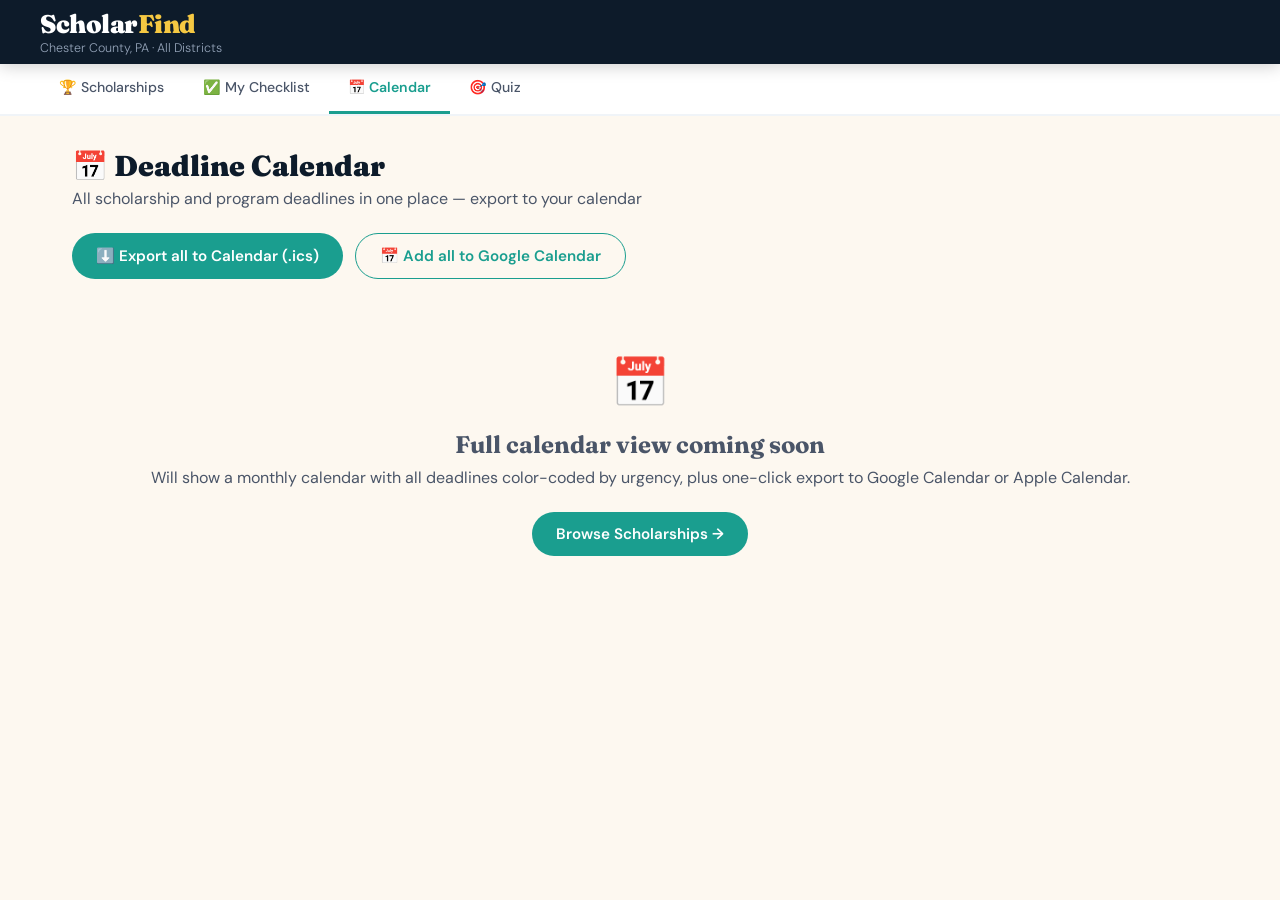
<file: pages/calendar.html>
<!DOCTYPE html>
<html lang="en">
<head>
<meta charset="UTF-8"/>
<meta name="viewport" content="width=device-width, initial-scale=1.0"/>
<title>Deadline Calendar — ScholarFind</title>
<link href="https://fonts.googleapis.com/css2?family=Fraunces:wght@400;700;900&family=DM+Sans:wght@300;400;500;600&display=swap" rel="stylesheet"/>
<link rel="stylesheet" href="../shared.css"/>
<!--
  ============================================================
  CALENDAR PAGE — Ready to build out

  Planned features:
  - Visual monthly calendar of all deadlines
  - Color coded: red = urgent, amber = soon, green = open
  - "Add to Google Calendar" button per deadline
  - "Export all to .ics" for Apple Calendar / Outlook
  - Filter by saved scholarships only
  ============================================================
-->
<style>
.export-bar { display: flex; gap: 0.75rem; margin-bottom: 1.5rem; flex-wrap: wrap; }
.coming-soon { text-align: center; padding: 3rem 2rem; color: var(--slate); }
.coming-soon h2 { font-family: 'Fraunces', serif; font-size: 1.5rem; margin-bottom: 0.5rem; }
.deadline-list { display: grid; grid-template-columns: repeat(auto-fill, minmax(280px,1fr)); gap: 1rem; }
.dl-card { background: var(--white); border-radius: var(--radius); padding: 1.2rem; box-shadow: var(--card-shadow); border-left: 4px solid var(--teal); }
.dl-card.urgent { border-left-color: var(--danger); }
.dl-card.soon { border-left-color: var(--warn); }
</style>
</head>
<body>

<header>
  <div class="header-inner">
    <div>
      <a class="logo" href="../index.html">Scholar<span>Find</span></a>
      <div class="tagline">Chester County, PA · All Districts</div>
    </div>
  </div>
</header>

<nav class="page-nav">
  <div class="page-nav-inner">
    <a href="../index.html">🏆 Scholarships</a>
    <a href="checklist.html">✅ My Checklist</a>
    <a href="calendar.html" class="active">📅 Calendar</a>
    <a href="quiz.html">🎯 Quiz</a>
  </div>
</nav>

<main>
  <div class="page-title">
    <h1>📅 Deadline Calendar</h1>
    <p>All scholarship and program deadlines in one place — export to your calendar</p>
  </div>

  <div class="export-bar">
    <button class="btn btn-teal" onclick="alert('Coming soon — will export all deadlines as .ics file for Apple Calendar / Outlook')">⬇️ Export all to Calendar (.ics)</button>
    <button class="btn btn-outline" onclick="alert('Coming soon — will open Google Calendar with all deadlines pre-filled')">📅 Add all to Google Calendar</button>
  </div>

  <div class="coming-soon">
    <span style="font-size:3rem;display:block;margin-bottom:1rem">📅</span>
    <h2>Full calendar view coming soon</h2>
    <p>Will show a monthly calendar with all deadlines color-coded by urgency, plus one-click export to Google Calendar or Apple Calendar.</p>
    <a href="../index.html" class="btn btn-teal" style="margin-top:1.5rem;display:inline-block">Browse Scholarships →</a>
  </div>
</main>

</body>
</html>
</file>
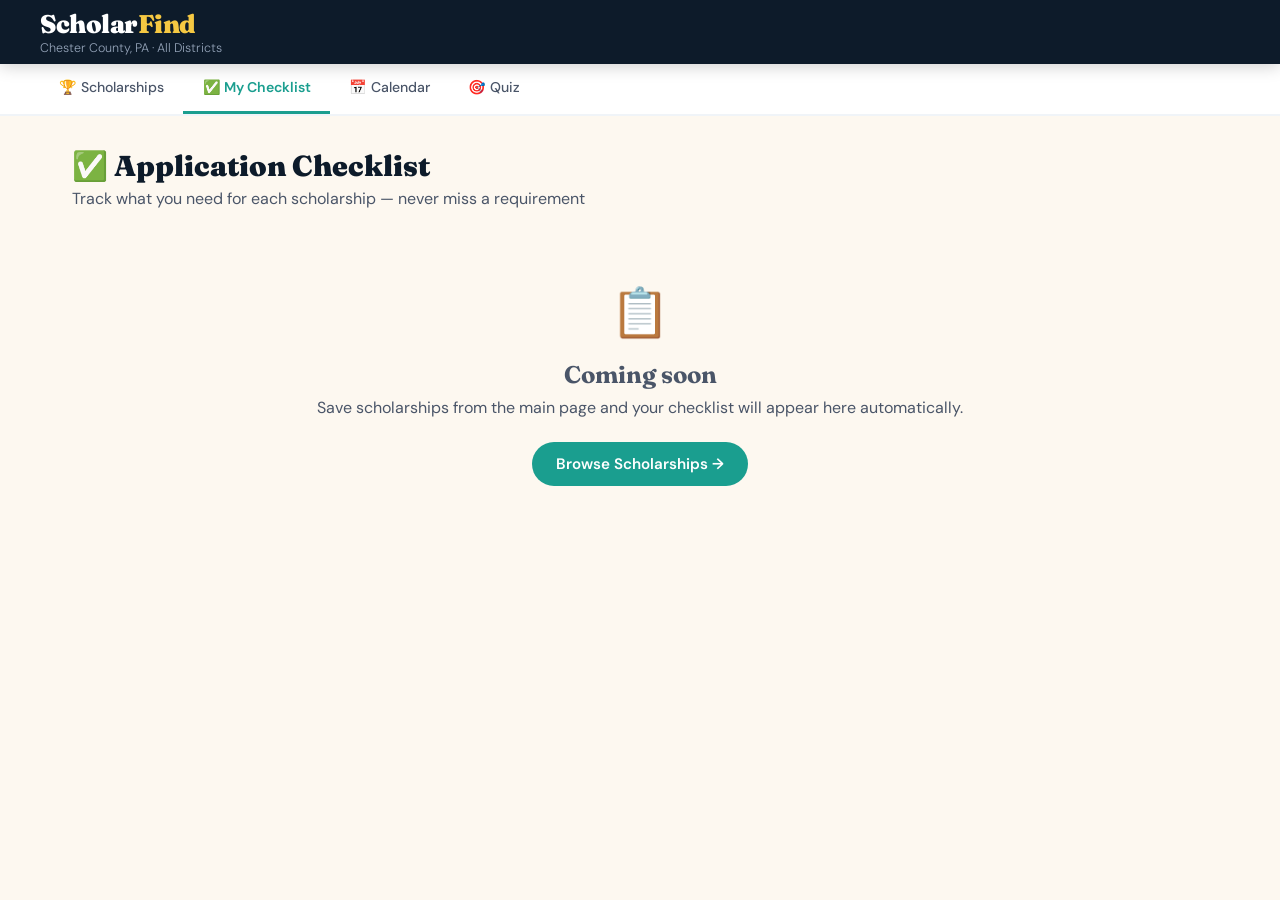
<file: pages/checklist.html>
<!DOCTYPE html>
<html lang="en">
<head>
<meta charset="UTF-8"/>
<meta name="viewport" content="width=device-width, initial-scale=1.0"/>
<title>Application Checklist — ScholarFind</title>
<link href="https://fonts.googleapis.com/css2?family=Fraunces:wght@400;700;900&family=DM+Sans:wght@300;400;500;600&display=swap" rel="stylesheet"/>
<link rel="stylesheet" href="../shared.css"/>
<!-- 
  ============================================================
  CHECKLIST PAGE — Ready to build out
  
  Planned features:
  - Student saves a scholarship → checklist auto-created
  - Checklist items: transcript, essay, recommendations, form
  - Items are checkable — progress saved in localStorage
  - Progress bar per scholarship
  - Print-friendly view for parents
  ============================================================
-->
<style>
.checklist-card { background: var(--white); border-radius: var(--radius); padding: 1.5rem; box-shadow: var(--card-shadow); margin-bottom: 1rem; }
.checklist-title { font-family: 'Fraunces', serif; font-size: 1.1rem; font-weight: 700; margin-bottom: 0.3rem; }
.progress-bar { background: var(--light); border-radius: 99px; height: 6px; margin: 0.75rem 0; }
.progress-fill { background: var(--teal); border-radius: 99px; height: 6px; transition: width 0.3s; }
.checklist-item { display: flex; align-items: center; gap: 0.75rem; padding: 0.5rem 0; border-bottom: 1px solid var(--light); font-size: 0.9rem; }
.checklist-item:last-child { border-bottom: none; }
.checklist-item input[type="checkbox"] { width: 18px; height: 18px; accent-color: var(--teal); cursor: pointer; }
.checklist-item label { cursor: pointer; flex: 1; }
.checklist-item.done label { text-decoration: line-through; color: var(--slate); }
.coming-soon { text-align: center; padding: 3rem 2rem; color: var(--slate); }
.coming-soon h2 { font-family: 'Fraunces', serif; font-size: 1.5rem; margin-bottom: 0.5rem; }
</style>
</head>
<body>

<header>
  <div class="header-inner">
    <div>
      <a class="logo" href="../index.html">Scholar<span>Find</span></a>
      <div class="tagline">Chester County, PA · All Districts</div>
    </div>
  </div>
</header>

<nav class="page-nav">
  <div class="page-nav-inner">
    <a href="../index.html">🏆 Scholarships</a>
    <a href="checklist.html" class="active">✅ My Checklist</a>
    <a href="calendar.html">📅 Calendar</a>
    <a href="quiz.html">🎯 Quiz</a>
  </div>
</nav>

<main>
  <div class="page-title">
    <h1>✅ Application Checklist</h1>
    <p>Track what you need for each scholarship — never miss a requirement</p>
  </div>

  <!-- COMING SOON PLACEHOLDER -->
  <div class="coming-soon">
    <span style="font-size:3rem;display:block;margin-bottom:1rem">📋</span>
    <h2>Coming soon</h2>
    <p>Save scholarships from the main page and your checklist will appear here automatically.</p>
    <a href="../index.html" class="btn btn-teal" style="margin-top:1.5rem;display:inline-block">Browse Scholarships →</a>
  </div>

  <!--
  SAMPLE OF WHAT IT WILL LOOK LIKE — uncomment when building out:

  <div class="checklist-card">
    <div class="checklist-title">Lenfest Scholarship</div>
    <div style="font-size:0.82rem;color:var(--slate)">Due February 1, 2026 · Up to $12,000</div>
    <div class="progress-bar"><div class="progress-fill" style="width:60%"></div></div>
    <div style="font-size:0.78rem;color:var(--slate);margin-bottom:0.75rem">3 of 5 complete</div>
    <div class="checklist-item done">
      <input type="checkbox" id="c1" checked/><label for="c1">Transcripts requested</label>
    </div>
    <div class="checklist-item done">
      <input type="checkbox" id="c2" checked/><label for="c2">Personal statement drafted</label>
    </div>
    <div class="checklist-item done">
      <input type="checkbox" id="c3" checked/><label for="c3">Recommendation from Mr. Smith confirmed</label>
    </div>
    <div class="checklist-item">
      <input type="checkbox" id="c4"/><label for="c4">Recommendation from Ms. Jones confirmed</label>
    </div>
    <div class="checklist-item">
      <input type="checkbox" id="c5"/><label for="c5">Online application submitted</label>
    </div>
  </div>
  -->
</main>

</body>
</html>
</file>
<file: shared.css>
/* ============================================================
   ScholarFind — Shared Styles (Option B)
   Used by all pages: index.html, checklist.html, calendar.html, quiz.html
   ============================================================ */

:root {
  --navy: #0d1b2a;
  --teal: #1a9e8f;
  --gold: #f5c842;
  --coral: #f4603a;
  --cream: #fdf8f0;
  --slate: #4a5568;
  --light: #f0f4f8;
  --white: #ffffff;
  --success: #22c55e;
  --warn: #f59e0b;
  --danger: #ef4444;
  --card-shadow: 0 4px 24px rgba(13,27,42,0.10);
  --radius: 14px;
}

* { box-sizing: border-box; margin: 0; padding: 0; }
body { font-family: 'DM Sans', sans-serif; background: var(--cream); color: var(--navy); min-height: 100vh; }

/* HEADER */
header { background: var(--navy); padding: 0 2rem; position: sticky; top: 0; z-index: 100; box-shadow: 0 2px 16px rgba(0,0,0,0.2); }
.header-inner { max-width: 1200px; margin: 0 auto; display: flex; align-items: center; justify-content: space-between; height: 64px; }
.logo { font-family: 'Fraunces', serif; font-size: 1.6rem; font-weight: 900; color: var(--white); letter-spacing: -0.5px; text-decoration: none; }
.logo span { color: var(--gold); }
.tagline { font-size: 0.78rem; color: #94a3b8; font-weight: 300; }

/* NAV */
.page-nav { background: var(--white); border-bottom: 2px solid var(--light); }
.page-nav-inner { max-width: 1200px; margin: 0 auto; display: flex; gap: 0; }
.page-nav a { padding: 0.9rem 1.2rem; font-size: 0.88rem; font-weight: 500; color: var(--slate); text-decoration: none; border-bottom: 3px solid transparent; transition: all 0.2s; white-space: nowrap; }
.page-nav a:hover { color: var(--teal); }
.page-nav a.active { color: var(--teal); border-bottom-color: var(--teal); font-weight: 600; }

/* MAIN */
main { max-width: 1200px; margin: 0 auto; padding: 2rem; }

/* PAGE HEADER */
.page-title { margin-bottom: 1.5rem; }
.page-title h1 { font-family: 'Fraunces', serif; font-size: 1.8rem; font-weight: 900; }
.page-title p { color: var(--slate); margin-top: 0.3rem; }

/* CARDS */
.cards-grid { display: grid; grid-template-columns: repeat(auto-fill, minmax(320px, 1fr)); gap: 1.25rem; }
.card { background: var(--white); border-radius: var(--radius); box-shadow: var(--card-shadow); overflow: hidden; cursor: pointer; transition: transform 0.2s, box-shadow 0.2s; border: 1.5px solid transparent; }
.card:hover { transform: translateY(-3px); box-shadow: 0 8px 32px rgba(13,27,42,0.15); border-color: var(--teal); }

/* BUTTONS */
.btn { display: inline-block; padding: 0.75rem 1.5rem; border-radius: 50px; font-weight: 600; font-size: 0.95rem; cursor: pointer; font-family: 'DM Sans', sans-serif; border: none; transition: all 0.2s; text-decoration: none; }
.btn-teal { background: var(--teal); color: white; }
.btn-teal:hover { background: #158a7c; }
.btn-gold { background: var(--gold); color: var(--navy); }
.btn-gold:hover { background: #e6b800; }
.btn-outline { background: none; border: 1.5px solid var(--teal); color: var(--teal); }
.btn-outline:hover { background: var(--teal); color: white; }

/* BADGES */
.badge { font-size: 0.72rem; padding: 0.25rem 0.6rem; border-radius: 50px; font-weight: 600; }
.badge-cat { background: #e0f2fe; color: #0369a1; }
.badge-urgent { background: #fee2e2; color: var(--danger); }
.badge-soon { background: #fef9c3; color: #92400e; }
.badge-ok { background: #dcfce7; color: #166534; }

/* DISCLAIMER */
.disclaimer-bar { position: fixed; bottom: 0; left: 0; right: 0; background: var(--navy); color: #94a3b8; font-size: 0.75rem; padding: 0.5rem 1.5rem; display: flex; align-items: center; justify-content: space-between; gap: 1rem; z-index: 200; transition: transform 0.3s; }
.disclaimer-bar.hidden { transform: translateY(100%); }
.disclaimer-dismiss { background: none; border: 1px solid #334155; color: #94a3b8; padding: 0.2rem 0.7rem; border-radius: 50px; font-size: 0.72rem; cursor: pointer; font-family: 'DM Sans', sans-serif; }

/* RESPONSIVE */
@media (max-width: 768px) {
  main { padding: 1.2rem; }
  .cards-grid { grid-template-columns: 1fr; }
  .tagline { display: none; }
}
</file>
